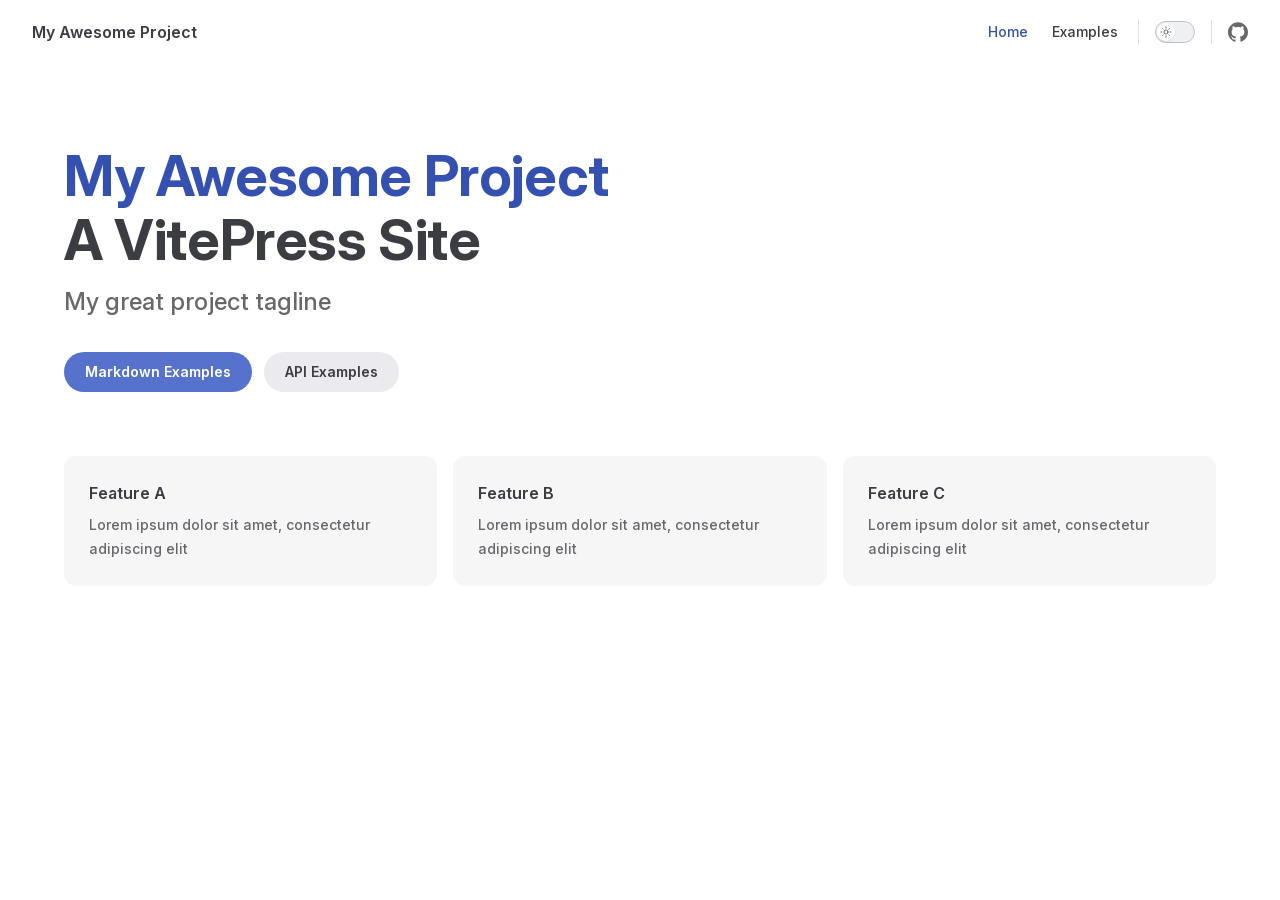
<file: blog/index.html>
<!DOCTYPE html>
<html lang="en-US" dir="ltr">
  <head>
    <meta charset="utf-8">
    <meta name="viewport" content="width=device-width,initial-scale=1">
    <title>My Awesome Project</title>
    <meta name="description" content="A VitePress Site">
    <meta name="generator" content="VitePress v2.0.0-alpha.12">
    <link rel="preload stylesheet" href="/blog/assets/style.iRUGjKcP.css" as="style">
    <link rel="preload stylesheet" href="/blog/vp-icons.css" as="style">
    
    <script type="module" src="/blog/assets/app.P71Xv-vy.js"></script>
    <link rel="preload" href="/blog/assets/inter-roman-latin.Di8DUHzh.woff2" as="font" type="font/woff2" crossorigin="">
    <link rel="modulepreload" href="/blog/assets/chunks/theme.CNo7vkOI.js">
    <link rel="modulepreload" href="/blog/assets/chunks/framework.hWURQKt-.js">
    <link rel="modulepreload" href="/blog/assets/index.md.DswQWyNX.lean.js">
    <script id="check-dark-mode">(()=>{const e=localStorage.getItem("vitepress-theme-appearance")||"auto",a=window.matchMedia("(prefers-color-scheme: dark)").matches;(!e||e==="auto"?a:e==="dark")&&document.documentElement.classList.add("dark")})();</script>
    <script id="check-mac-os">document.documentElement.classList.toggle("mac",/Mac|iPhone|iPod|iPad/i.test(navigator.platform));</script>
  </head>
  <body>
    <div id="app"><div class="Layout" data-v-1df9f90f><!--[--><!--]--><!--[--><span tabindex="-1" data-v-0b0ada53></span><a href="#VPContent" class="VPSkipLink visually-hidden" data-v-0b0ada53>Skip to content</a><!--]--><!----><header class="VPNav" data-v-1df9f90f data-v-9f75dce3><div class="VPNavBar" data-v-9f75dce3 data-v-2a96a3d0><div class="wrapper" data-v-2a96a3d0><div class="container" data-v-2a96a3d0><div class="title" data-v-2a96a3d0><div class="VPNavBarTitle" data-v-2a96a3d0 data-v-1e38c6bc><a class="title" href="/blog/" data-v-1e38c6bc><!--[--><!--]--><!----><span data-v-1e38c6bc>My Awesome Project</span><!--[--><!--]--></a></div></div><div class="content" data-v-2a96a3d0><div class="content-body" data-v-2a96a3d0><!--[--><!--]--><div class="VPNavBarSearch search" data-v-2a96a3d0><!----></div><nav aria-labelledby="main-nav-aria-label" class="VPNavBarMenu menu" data-v-2a96a3d0 data-v-39714824><span id="main-nav-aria-label" class="visually-hidden" data-v-39714824> Main Navigation </span><!--[--><!--[--><a class="VPLink link VPNavBarMenuLink active" href="/blog/" tabindex="0" data-v-39714824 data-v-e56f3d57><!--[--><span data-v-e56f3d57>Home</span><!--]--></a><!--]--><!--[--><a class="VPLink link VPNavBarMenuLink" href="/blog/markdown-examples.html" tabindex="0" data-v-39714824 data-v-e56f3d57><!--[--><span data-v-e56f3d57>Examples</span><!--]--></a><!--]--><!--]--></nav><!----><div class="VPNavBarAppearance appearance" data-v-2a96a3d0 data-v-6c893767><button class="VPSwitch VPSwitchAppearance" type="button" role="switch" title aria-checked="false" data-v-6c893767 data-v-5337faa4 data-v-1d5665e3><span class="check" data-v-1d5665e3><span class="icon" data-v-1d5665e3><!--[--><span class="vpi-sun sun" data-v-5337faa4></span><span class="vpi-moon moon" data-v-5337faa4></span><!--]--></span></span></button></div><div class="VPSocialLinks VPNavBarSocialLinks social-links" data-v-2a96a3d0 data-v-0394ad82 data-v-d07f11e6><!--[--><a class="VPSocialLink no-icon" href="https://github.com/vuejs/vitepress" aria-label="github" target="_blank" rel="me noopener" data-v-d07f11e6 data-v-591a6b30><span class="vpi-social-github"></span></a><!--]--></div><div class="VPFlyout VPNavBarExtra extra" data-v-2a96a3d0 data-v-bb2aa2f0 data-v-42cb505d><button type="button" class="button" aria-haspopup="true" aria-expanded="false" aria-label="extra navigation" data-v-42cb505d><span class="vpi-more-horizontal icon" data-v-42cb505d></span></button><div class="menu" data-v-42cb505d><div class="VPMenu" data-v-42cb505d data-v-25a6cce8><!----><!--[--><!--[--><!----><div class="group" data-v-bb2aa2f0><div class="item appearance" data-v-bb2aa2f0><p class="label" data-v-bb2aa2f0>Appearance</p><div class="appearance-action" data-v-bb2aa2f0><button class="VPSwitch VPSwitchAppearance" type="button" role="switch" title aria-checked="false" data-v-bb2aa2f0 data-v-5337faa4 data-v-1d5665e3><span class="check" data-v-1d5665e3><span class="icon" data-v-1d5665e3><!--[--><span class="vpi-sun sun" data-v-5337faa4></span><span class="vpi-moon moon" data-v-5337faa4></span><!--]--></span></span></button></div></div></div><div class="group" data-v-bb2aa2f0><div class="item social-links" data-v-bb2aa2f0><div class="VPSocialLinks social-links-list" data-v-bb2aa2f0 data-v-d07f11e6><!--[--><a class="VPSocialLink no-icon" href="https://github.com/vuejs/vitepress" aria-label="github" target="_blank" rel="me noopener" data-v-d07f11e6 data-v-591a6b30><span class="vpi-social-github"></span></a><!--]--></div></div></div><!--]--><!--]--></div></div></div><!--[--><!--]--><button type="button" class="VPNavBarHamburger hamburger" aria-label="mobile navigation" aria-expanded="false" aria-controls="VPNavScreen" data-v-2a96a3d0 data-v-e5dd9c1c><span class="container" data-v-e5dd9c1c><span class="top" data-v-e5dd9c1c></span><span class="middle" data-v-e5dd9c1c></span><span class="bottom" data-v-e5dd9c1c></span></span></button></div></div></div></div><div class="divider" data-v-2a96a3d0><div class="divider-line" data-v-2a96a3d0></div></div></div><!----></header><!----><!----><div class="VPContent is-home" id="VPContent" data-v-1df9f90f data-v-aff0b8d7><div class="VPHome" data-v-aff0b8d7 data-v-8b561e3d><!--[--><!--]--><div class="VPHero VPHomeHero" data-v-8b561e3d data-v-1e96e9e8><div class="container" data-v-1e96e9e8><div class="main" data-v-1e96e9e8><!--[--><!--]--><!--[--><h1 class="heading" data-v-1e96e9e8><span class="name clip" data-v-1e96e9e8>My Awesome Project</span><span class="text" data-v-1e96e9e8>A VitePress Site</span></h1><p class="tagline" data-v-1e96e9e8>My great project tagline</p><!--]--><!--[--><!--]--><div class="actions" data-v-1e96e9e8><!--[--><div class="action" data-v-1e96e9e8><a class="VPButton medium brand" href="/blog/markdown-examples.html" data-v-1e96e9e8 data-v-01bff58b><!--[-->Markdown Examples<!--]--></a></div><div class="action" data-v-1e96e9e8><a class="VPButton medium alt" href="/blog/api-examples.html" data-v-1e96e9e8 data-v-01bff58b><!--[-->API Examples<!--]--></a></div><!--]--></div><!--[--><!--]--></div><!----></div></div><!--[--><!--]--><!--[--><!--]--><div class="VPFeatures VPHomeFeatures" data-v-8b561e3d data-v-a6181336><div class="container" data-v-a6181336><div class="items" data-v-a6181336><!--[--><div class="grid-3 item" data-v-a6181336><div class="VPLink no-icon VPFeature" data-v-a6181336 data-v-5219619b><!--[--><article class="box" data-v-5219619b><!----><h2 class="title" data-v-5219619b>Feature A</h2><p class="details" data-v-5219619b>Lorem ipsum dolor sit amet, consectetur adipiscing elit</p><!----></article><!--]--></div></div><div class="grid-3 item" data-v-a6181336><div class="VPLink no-icon VPFeature" data-v-a6181336 data-v-5219619b><!--[--><article class="box" data-v-5219619b><!----><h2 class="title" data-v-5219619b>Feature B</h2><p class="details" data-v-5219619b>Lorem ipsum dolor sit amet, consectetur adipiscing elit</p><!----></article><!--]--></div></div><div class="grid-3 item" data-v-a6181336><div class="VPLink no-icon VPFeature" data-v-a6181336 data-v-5219619b><!--[--><article class="box" data-v-5219619b><!----><h2 class="title" data-v-5219619b>Feature C</h2><p class="details" data-v-5219619b>Lorem ipsum dolor sit amet, consectetur adipiscing elit</p><!----></article><!--]--></div></div><!--]--></div></div></div><!--[--><!--]--><div class="vp-doc container" style="" data-v-8b561e3d data-v-8e2d4988><!--[--><div style="position:relative;" data-v-8b561e3d><div></div></div><!--]--></div></div></div><!----><!--[--><!--]--></div></div>
    <script>window.__VP_HASH_MAP__=JSON.parse("{\"api-examples.md\":\"6Dr3hRwv\",\"index.md\":\"DswQWyNX\",\"markdown-examples.md\":\"v2YpItfO\"}");window.__VP_SITE_DATA__=JSON.parse("{\"lang\":\"en-US\",\"dir\":\"ltr\",\"title\":\"My Awesome Project\",\"description\":\"A VitePress Site\",\"base\":\"/blog/\",\"head\":[],\"router\":{\"prefetchLinks\":true},\"appearance\":true,\"themeConfig\":{\"nav\":[{\"text\":\"Home\",\"link\":\"/\"},{\"text\":\"Examples\",\"link\":\"/markdown-examples\"}],\"sidebar\":[{\"text\":\"Examples\",\"items\":[{\"text\":\"Markdown Examples\",\"link\":\"/markdown-examples\"},{\"text\":\"Runtime API Examples\",\"link\":\"/api-examples\"}]}],\"socialLinks\":[{\"icon\":\"github\",\"link\":\"https://github.com/vuejs/vitepress\"}]},\"locales\":{},\"scrollOffset\":134,\"cleanUrls\":false,\"additionalConfig\":{}}");</script>
    
  </body>
</html>
</file>
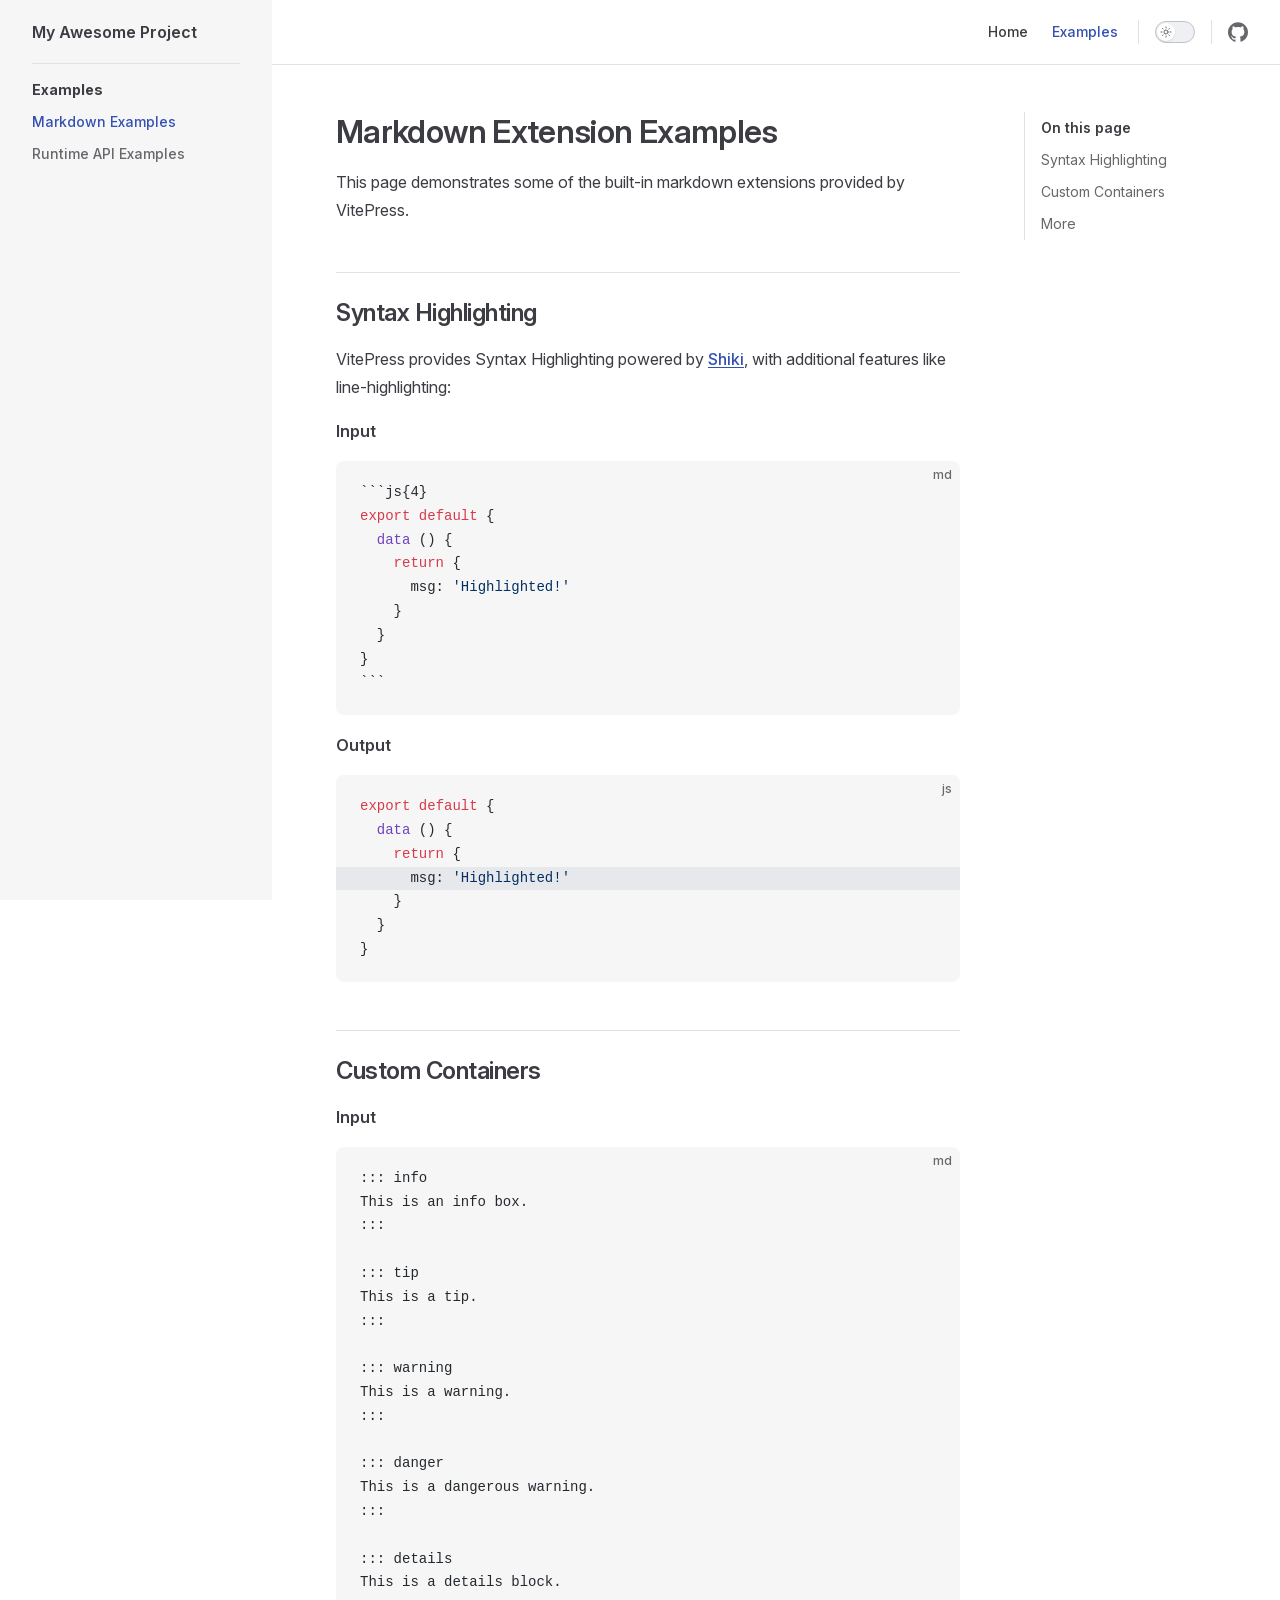
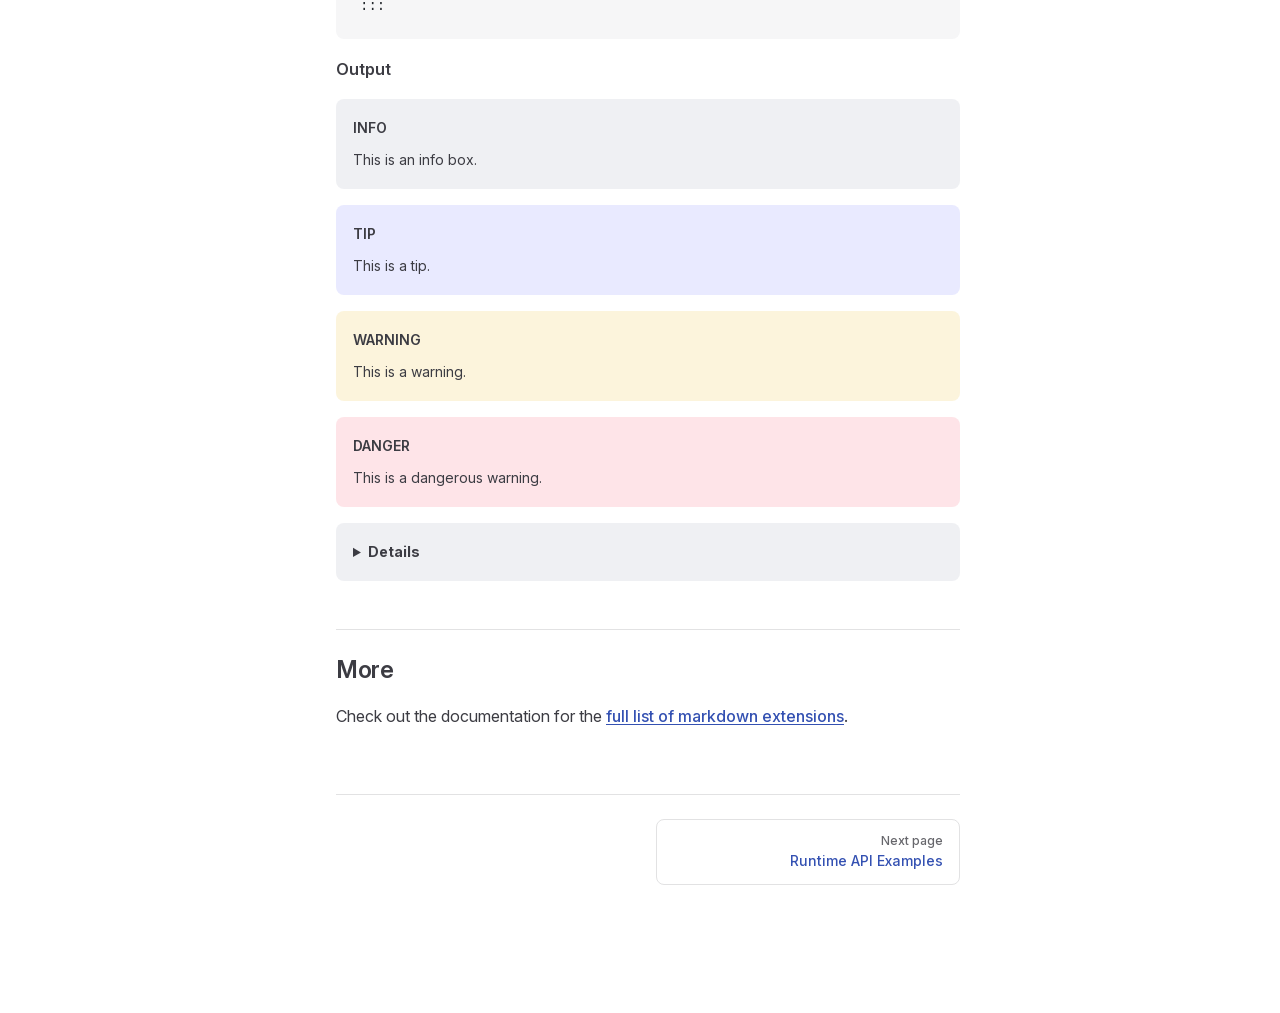
<file: blog/markdown-examples.html>
<!DOCTYPE html>
<html lang="en-US" dir="ltr">
  <head>
    <meta charset="utf-8">
    <meta name="viewport" content="width=device-width,initial-scale=1">
    <title>Markdown Extension Examples | My Awesome Project</title>
    <meta name="description" content="A VitePress Site">
    <meta name="generator" content="VitePress v2.0.0-alpha.12">
    <link rel="preload stylesheet" href="/blog/assets/style.iRUGjKcP.css" as="style">
    <link rel="preload stylesheet" href="/blog/vp-icons.css" as="style">
    
    <script type="module" src="/blog/assets/app.P71Xv-vy.js"></script>
    <link rel="preload" href="/blog/assets/inter-roman-latin.Di8DUHzh.woff2" as="font" type="font/woff2" crossorigin="">
    <link rel="modulepreload" href="/blog/assets/chunks/theme.CNo7vkOI.js">
    <link rel="modulepreload" href="/blog/assets/chunks/framework.hWURQKt-.js">
    <link rel="modulepreload" href="/blog/assets/markdown-examples.md.v2YpItfO.lean.js">
    <script id="check-dark-mode">(()=>{const e=localStorage.getItem("vitepress-theme-appearance")||"auto",a=window.matchMedia("(prefers-color-scheme: dark)").matches;(!e||e==="auto"?a:e==="dark")&&document.documentElement.classList.add("dark")})();</script>
    <script id="check-mac-os">document.documentElement.classList.toggle("mac",/Mac|iPhone|iPod|iPad/i.test(navigator.platform));</script>
  </head>
  <body>
    <div id="app"><div class="Layout" data-v-1df9f90f><!--[--><!--]--><!--[--><span tabindex="-1" data-v-0b0ada53></span><a href="#VPContent" class="VPSkipLink visually-hidden" data-v-0b0ada53>Skip to content</a><!--]--><!----><header class="VPNav" data-v-1df9f90f data-v-9f75dce3><div class="VPNavBar" data-v-9f75dce3 data-v-2a96a3d0><div class="wrapper" data-v-2a96a3d0><div class="container" data-v-2a96a3d0><div class="title" data-v-2a96a3d0><div class="VPNavBarTitle has-sidebar" data-v-2a96a3d0 data-v-1e38c6bc><a class="title" href="/blog/" data-v-1e38c6bc><!--[--><!--]--><!----><span data-v-1e38c6bc>My Awesome Project</span><!--[--><!--]--></a></div></div><div class="content" data-v-2a96a3d0><div class="content-body" data-v-2a96a3d0><!--[--><!--]--><div class="VPNavBarSearch search" data-v-2a96a3d0><!----></div><nav aria-labelledby="main-nav-aria-label" class="VPNavBarMenu menu" data-v-2a96a3d0 data-v-39714824><span id="main-nav-aria-label" class="visually-hidden" data-v-39714824> Main Navigation </span><!--[--><!--[--><a class="VPLink link VPNavBarMenuLink" href="/blog/" tabindex="0" data-v-39714824 data-v-e56f3d57><!--[--><span data-v-e56f3d57>Home</span><!--]--></a><!--]--><!--[--><a class="VPLink link VPNavBarMenuLink active" href="/blog/markdown-examples.html" tabindex="0" data-v-39714824 data-v-e56f3d57><!--[--><span data-v-e56f3d57>Examples</span><!--]--></a><!--]--><!--]--></nav><!----><div class="VPNavBarAppearance appearance" data-v-2a96a3d0 data-v-6c893767><button class="VPSwitch VPSwitchAppearance" type="button" role="switch" title aria-checked="false" data-v-6c893767 data-v-5337faa4 data-v-1d5665e3><span class="check" data-v-1d5665e3><span class="icon" data-v-1d5665e3><!--[--><span class="vpi-sun sun" data-v-5337faa4></span><span class="vpi-moon moon" data-v-5337faa4></span><!--]--></span></span></button></div><div class="VPSocialLinks VPNavBarSocialLinks social-links" data-v-2a96a3d0 data-v-0394ad82 data-v-d07f11e6><!--[--><a class="VPSocialLink no-icon" href="https://github.com/vuejs/vitepress" aria-label="github" target="_blank" rel="me noopener" data-v-d07f11e6 data-v-591a6b30><span class="vpi-social-github"></span></a><!--]--></div><div class="VPFlyout VPNavBarExtra extra" data-v-2a96a3d0 data-v-bb2aa2f0 data-v-42cb505d><button type="button" class="button" aria-haspopup="true" aria-expanded="false" aria-label="extra navigation" data-v-42cb505d><span class="vpi-more-horizontal icon" data-v-42cb505d></span></button><div class="menu" data-v-42cb505d><div class="VPMenu" data-v-42cb505d data-v-25a6cce8><!----><!--[--><!--[--><!----><div class="group" data-v-bb2aa2f0><div class="item appearance" data-v-bb2aa2f0><p class="label" data-v-bb2aa2f0>Appearance</p><div class="appearance-action" data-v-bb2aa2f0><button class="VPSwitch VPSwitchAppearance" type="button" role="switch" title aria-checked="false" data-v-bb2aa2f0 data-v-5337faa4 data-v-1d5665e3><span class="check" data-v-1d5665e3><span class="icon" data-v-1d5665e3><!--[--><span class="vpi-sun sun" data-v-5337faa4></span><span class="vpi-moon moon" data-v-5337faa4></span><!--]--></span></span></button></div></div></div><div class="group" data-v-bb2aa2f0><div class="item social-links" data-v-bb2aa2f0><div class="VPSocialLinks social-links-list" data-v-bb2aa2f0 data-v-d07f11e6><!--[--><a class="VPSocialLink no-icon" href="https://github.com/vuejs/vitepress" aria-label="github" target="_blank" rel="me noopener" data-v-d07f11e6 data-v-591a6b30><span class="vpi-social-github"></span></a><!--]--></div></div></div><!--]--><!--]--></div></div></div><!--[--><!--]--><button type="button" class="VPNavBarHamburger hamburger" aria-label="mobile navigation" aria-expanded="false" aria-controls="VPNavScreen" data-v-2a96a3d0 data-v-e5dd9c1c><span class="container" data-v-e5dd9c1c><span class="top" data-v-e5dd9c1c></span><span class="middle" data-v-e5dd9c1c></span><span class="bottom" data-v-e5dd9c1c></span></span></button></div></div></div></div><div class="divider" data-v-2a96a3d0><div class="divider-line" data-v-2a96a3d0></div></div></div><!----></header><div class="VPLocalNav has-sidebar empty" data-v-1df9f90f data-v-8acdfeb5><div class="container" data-v-8acdfeb5><button class="menu" aria-expanded="false" aria-controls="VPSidebarNav" data-v-8acdfeb5><span class="vpi-align-left menu-icon" data-v-8acdfeb5></span><span class="menu-text" data-v-8acdfeb5>Menu</span></button><div class="VPLocalNavOutlineDropdown" style="--vp-vh:0px;" data-v-8acdfeb5 data-v-0bf0e06f><button data-v-0bf0e06f>Return to top</button><!----></div></div></div><aside class="VPSidebar" data-v-1df9f90f data-v-e7c6e512><div class="curtain" data-v-e7c6e512></div><nav class="nav" id="VPSidebarNav" aria-labelledby="sidebar-aria-label" tabindex="-1" data-v-e7c6e512><span class="visually-hidden" id="sidebar-aria-label" data-v-e7c6e512> Sidebar Navigation </span><!--[--><!--]--><!--[--><div class="no-transition group" data-v-8d50c081><section class="VPSidebarItem level-0 has-active" data-v-8d50c081 data-v-d81de50c><div class="item" role="button" tabindex="0" data-v-d81de50c><div class="indicator" data-v-d81de50c></div><h2 class="text" data-v-d81de50c>Examples</h2><!----></div><div class="items" data-v-d81de50c><!--[--><div class="VPSidebarItem level-1 is-link" data-v-d81de50c data-v-d81de50c><div class="item" data-v-d81de50c><div class="indicator" data-v-d81de50c></div><a class="VPLink link link" href="/blog/markdown-examples.html" data-v-d81de50c><!--[--><p class="text" data-v-d81de50c>Markdown Examples</p><!--]--></a><!----></div><!----></div><div class="VPSidebarItem level-1 is-link" data-v-d81de50c data-v-d81de50c><div class="item" data-v-d81de50c><div class="indicator" data-v-d81de50c></div><a class="VPLink link link" href="/blog/api-examples.html" data-v-d81de50c><!--[--><p class="text" data-v-d81de50c>Runtime API Examples</p><!--]--></a><!----></div><!----></div><!--]--></div></section></div><!--]--><!--[--><!--]--></nav></aside><div class="VPContent has-sidebar" id="VPContent" data-v-1df9f90f data-v-aff0b8d7><div class="VPDoc has-sidebar has-aside" data-v-aff0b8d7 data-v-7011f0d8><!--[--><!--]--><div class="container" data-v-7011f0d8><div class="aside" data-v-7011f0d8><div class="aside-curtain" data-v-7011f0d8></div><div class="aside-container" data-v-7011f0d8><div class="aside-content" data-v-7011f0d8><div class="VPDocAside" data-v-7011f0d8 data-v-3f215769><!--[--><!--]--><!--[--><!--]--><nav aria-labelledby="doc-outline-aria-label" class="VPDocAsideOutline" data-v-3f215769 data-v-60d5052e><div class="content" data-v-60d5052e><div class="outline-marker" data-v-60d5052e></div><div aria-level="2" class="outline-title" id="doc-outline-aria-label" role="heading" data-v-60d5052e>On this page</div><ul class="VPDocOutlineItem root" data-v-60d5052e data-v-2d0bdf9b><!--[--><!--]--></ul></div></nav><!--[--><!--]--><div class="spacer" data-v-3f215769></div><!--[--><!--]--><!----><!--[--><!--]--><!--[--><!--]--></div></div></div></div><div class="content" data-v-7011f0d8><div class="content-container" data-v-7011f0d8><!--[--><!--]--><main class="main" data-v-7011f0d8><div style="position:relative;" class="vp-doc _blog_markdown-examples" data-v-7011f0d8><div><h1 id="markdown-extension-examples" tabindex="-1">Markdown Extension Examples <a class="header-anchor" href="#markdown-extension-examples" aria-label="Permalink to “Markdown Extension Examples”">​</a></h1><p>This page demonstrates some of the built-in markdown extensions provided by VitePress.</p><h2 id="syntax-highlighting" tabindex="-1">Syntax Highlighting <a class="header-anchor" href="#syntax-highlighting" aria-label="Permalink to “Syntax Highlighting”">​</a></h2><p>VitePress provides Syntax Highlighting powered by <a href="https://github.com/shikijs/shiki" target="_blank" rel="noreferrer">Shiki</a>, with additional features like line-highlighting:</p><p><strong>Input</strong></p><div class="language-md"><button title="Copy Code" class="copy"></button><span class="lang">md</span><pre class="shiki shiki-themes github-light github-dark" style="--shiki-light:#24292e;--shiki-dark:#e1e4e8;--shiki-light-bg:#fff;--shiki-dark-bg:#24292e;" tabindex="0" dir="ltr"><code><span class="line"><span style="--shiki-light:#24292E;--shiki-dark:#E1E4E8;">```js{4}</span></span>
<span class="line"><span style="--shiki-light:#D73A49;--shiki-dark:#F97583;">export</span><span style="--shiki-light:#D73A49;--shiki-dark:#F97583;"> default</span><span style="--shiki-light:#24292E;--shiki-dark:#E1E4E8;"> {</span></span>
<span class="line"><span style="--shiki-light:#6F42C1;--shiki-dark:#B392F0;">  data</span><span style="--shiki-light:#24292E;--shiki-dark:#E1E4E8;"> () {</span></span>
<span class="line"><span style="--shiki-light:#D73A49;--shiki-dark:#F97583;">    return</span><span style="--shiki-light:#24292E;--shiki-dark:#E1E4E8;"> {</span></span>
<span class="line"><span style="--shiki-light:#24292E;--shiki-dark:#E1E4E8;">      msg: </span><span style="--shiki-light:#032F62;--shiki-dark:#9ECBFF;">&#39;Highlighted!&#39;</span></span>
<span class="line"><span style="--shiki-light:#24292E;--shiki-dark:#E1E4E8;">    }</span></span>
<span class="line"><span style="--shiki-light:#24292E;--shiki-dark:#E1E4E8;">  }</span></span>
<span class="line"><span style="--shiki-light:#24292E;--shiki-dark:#E1E4E8;">}</span></span>
<span class="line"><span style="--shiki-light:#24292E;--shiki-dark:#E1E4E8;">```</span></span></code></pre></div><p><strong>Output</strong></p><div class="language-js"><button title="Copy Code" class="copy"></button><span class="lang">js</span><pre class="shiki shiki-themes github-light github-dark" style="--shiki-light:#24292e;--shiki-dark:#e1e4e8;--shiki-light-bg:#fff;--shiki-dark-bg:#24292e;" tabindex="0" dir="ltr"><code><span class="line"><span style="--shiki-light:#D73A49;--shiki-dark:#F97583;">export</span><span style="--shiki-light:#D73A49;--shiki-dark:#F97583;"> default</span><span style="--shiki-light:#24292E;--shiki-dark:#E1E4E8;"> {</span></span>
<span class="line"><span style="--shiki-light:#6F42C1;--shiki-dark:#B392F0;">  data</span><span style="--shiki-light:#24292E;--shiki-dark:#E1E4E8;"> () {</span></span>
<span class="line"><span style="--shiki-light:#D73A49;--shiki-dark:#F97583;">    return</span><span style="--shiki-light:#24292E;--shiki-dark:#E1E4E8;"> {</span></span>
<span class="line highlighted"><span style="--shiki-light:#24292E;--shiki-dark:#E1E4E8;">      msg: </span><span style="--shiki-light:#032F62;--shiki-dark:#9ECBFF;">&#39;Highlighted!&#39;</span></span>
<span class="line"><span style="--shiki-light:#24292E;--shiki-dark:#E1E4E8;">    }</span></span>
<span class="line"><span style="--shiki-light:#24292E;--shiki-dark:#E1E4E8;">  }</span></span>
<span class="line"><span style="--shiki-light:#24292E;--shiki-dark:#E1E4E8;">}</span></span></code></pre></div><h2 id="custom-containers" tabindex="-1">Custom Containers <a class="header-anchor" href="#custom-containers" aria-label="Permalink to “Custom Containers”">​</a></h2><p><strong>Input</strong></p><div class="language-md"><button title="Copy Code" class="copy"></button><span class="lang">md</span><pre class="shiki shiki-themes github-light github-dark" style="--shiki-light:#24292e;--shiki-dark:#e1e4e8;--shiki-light-bg:#fff;--shiki-dark-bg:#24292e;" tabindex="0" dir="ltr"><code><span class="line"><span style="--shiki-light:#24292E;--shiki-dark:#E1E4E8;">::: info</span></span>
<span class="line"><span style="--shiki-light:#24292E;--shiki-dark:#E1E4E8;">This is an info box.</span></span>
<span class="line"><span style="--shiki-light:#24292E;--shiki-dark:#E1E4E8;">:::</span></span>
<span class="line"></span>
<span class="line"><span style="--shiki-light:#24292E;--shiki-dark:#E1E4E8;">::: tip</span></span>
<span class="line"><span style="--shiki-light:#24292E;--shiki-dark:#E1E4E8;">This is a tip.</span></span>
<span class="line"><span style="--shiki-light:#24292E;--shiki-dark:#E1E4E8;">:::</span></span>
<span class="line"></span>
<span class="line"><span style="--shiki-light:#24292E;--shiki-dark:#E1E4E8;">::: warning</span></span>
<span class="line"><span style="--shiki-light:#24292E;--shiki-dark:#E1E4E8;">This is a warning.</span></span>
<span class="line"><span style="--shiki-light:#24292E;--shiki-dark:#E1E4E8;">:::</span></span>
<span class="line"></span>
<span class="line"><span style="--shiki-light:#24292E;--shiki-dark:#E1E4E8;">::: danger</span></span>
<span class="line"><span style="--shiki-light:#24292E;--shiki-dark:#E1E4E8;">This is a dangerous warning.</span></span>
<span class="line"><span style="--shiki-light:#24292E;--shiki-dark:#E1E4E8;">:::</span></span>
<span class="line"></span>
<span class="line"><span style="--shiki-light:#24292E;--shiki-dark:#E1E4E8;">::: details</span></span>
<span class="line"><span style="--shiki-light:#24292E;--shiki-dark:#E1E4E8;">This is a details block.</span></span>
<span class="line"><span style="--shiki-light:#24292E;--shiki-dark:#E1E4E8;">:::</span></span></code></pre></div><p><strong>Output</strong></p><div class="info custom-block"><p class="custom-block-title custom-block-title-default">INFO</p><p>This is an info box.</p></div><div class="tip custom-block"><p class="custom-block-title custom-block-title-default">TIP</p><p>This is a tip.</p></div><div class="warning custom-block"><p class="custom-block-title custom-block-title-default">WARNING</p><p>This is a warning.</p></div><div class="danger custom-block"><p class="custom-block-title custom-block-title-default">DANGER</p><p>This is a dangerous warning.</p></div><details class="details custom-block"><summary>Details</summary><p>This is a details block.</p></details><h2 id="more" tabindex="-1">More <a class="header-anchor" href="#more" aria-label="Permalink to “More”">​</a></h2><p>Check out the documentation for the <a href="https://vitepress.dev/guide/markdown" target="_blank" rel="noreferrer">full list of markdown extensions</a>.</p></div></div></main><footer class="VPDocFooter" data-v-7011f0d8 data-v-e257564d><!--[--><!--]--><!----><nav class="prev-next" aria-labelledby="doc-footer-aria-label" data-v-e257564d><span class="visually-hidden" id="doc-footer-aria-label" data-v-e257564d>Pager</span><div class="pager" data-v-e257564d><!----></div><div class="pager" data-v-e257564d><a class="VPLink link pager-link next" href="/blog/api-examples.html" data-v-e257564d><!--[--><span class="desc" data-v-e257564d>Next page</span><span class="title" data-v-e257564d>Runtime API Examples</span><!--]--></a></div></nav></footer><!--[--><!--]--></div></div></div><!--[--><!--]--></div></div><!----><!--[--><!--]--></div></div>
    <script>window.__VP_HASH_MAP__=JSON.parse("{\"api-examples.md\":\"6Dr3hRwv\",\"index.md\":\"DswQWyNX\",\"markdown-examples.md\":\"v2YpItfO\"}");window.__VP_SITE_DATA__=JSON.parse("{\"lang\":\"en-US\",\"dir\":\"ltr\",\"title\":\"My Awesome Project\",\"description\":\"A VitePress Site\",\"base\":\"/blog/\",\"head\":[],\"router\":{\"prefetchLinks\":true},\"appearance\":true,\"themeConfig\":{\"nav\":[{\"text\":\"Home\",\"link\":\"/\"},{\"text\":\"Examples\",\"link\":\"/markdown-examples\"}],\"sidebar\":[{\"text\":\"Examples\",\"items\":[{\"text\":\"Markdown Examples\",\"link\":\"/markdown-examples\"},{\"text\":\"Runtime API Examples\",\"link\":\"/api-examples\"}]}],\"socialLinks\":[{\"icon\":\"github\",\"link\":\"https://github.com/vuejs/vitepress\"}]},\"locales\":{},\"scrollOffset\":134,\"cleanUrls\":false,\"additionalConfig\":{}}");</script>
    
  </body>
</html>
</file>
<file: blog/assets/style.iRUGjKcP.css>
@font-face{font-family:Inter;font-style:normal;font-weight:100 900;font-display:swap;src:url(/blog/assets/inter-roman-cyrillic-ext.BBPuwvHQ.woff2) format("woff2");unicode-range:U+0460-052F,U+1C80-1C88,U+20B4,U+2DE0-2DFF,U+A640-A69F,U+FE2E-FE2F}@font-face{font-family:Inter;font-style:normal;font-weight:100 900;font-display:swap;src:url(/blog/assets/inter-roman-cyrillic.C5lxZ8CY.woff2) format("woff2");unicode-range:U+0301,U+0400-045F,U+0490-0491,U+04B0-04B1,U+2116}@font-face{font-family:Inter;font-style:normal;font-weight:100 900;font-display:swap;src:url(/blog/assets/inter-roman-greek-ext.CqjqNYQ-.woff2) format("woff2");unicode-range:U+1F00-1FFF}@font-face{font-family:Inter;font-style:normal;font-weight:100 900;font-display:swap;src:url(/blog/assets/inter-roman-greek.BBVDIX6e.woff2) format("woff2");unicode-range:U+0370-0377,U+037A-037F,U+0384-038A,U+038C,U+038E-03A1,U+03A3-03FF}@font-face{font-family:Inter;font-style:normal;font-weight:100 900;font-display:swap;src:url(/blog/assets/inter-roman-vietnamese.BjW4sHH5.woff2) format("woff2");unicode-range:U+0102-0103,U+0110-0111,U+0128-0129,U+0168-0169,U+01A0-01A1,U+01AF-01B0,U+0300-0301,U+0303-0304,U+0308-0309,U+0323,U+0329,U+1EA0-1EF9,U+20AB}@font-face{font-family:Inter;font-style:normal;font-weight:100 900;font-display:swap;src:url(/blog/assets/inter-roman-latin-ext.4ZJIpNVo.woff2) format("woff2");unicode-range:U+0100-02AF,U+0304,U+0308,U+0329,U+1E00-1E9F,U+1EF2-1EFF,U+2020,U+20A0-20AB,U+20AD-20C0,U+2113,U+2C60-2C7F,U+A720-A7FF}@font-face{font-family:Inter;font-style:normal;font-weight:100 900;font-display:swap;src:url(/blog/assets/inter-roman-latin.Di8DUHzh.woff2) format("woff2");unicode-range:U+0000-00FF,U+0131,U+0152-0153,U+02BB-02BC,U+02C6,U+02DA,U+02DC,U+0304,U+0308,U+0329,U+2000-206F,U+2074,U+20AC,U+2122,U+2191,U+2193,U+2212,U+2215,U+FEFF,U+FFFD}@font-face{font-family:Inter;font-style:italic;font-weight:100 900;font-display:swap;src:url(/blog/assets/inter-italic-cyrillic-ext.r48I6akx.woff2) format("woff2");unicode-range:U+0460-052F,U+1C80-1C88,U+20B4,U+2DE0-2DFF,U+A640-A69F,U+FE2E-FE2F}@font-face{font-family:Inter;font-style:italic;font-weight:100 900;font-display:swap;src:url(/blog/assets/inter-italic-cyrillic.By2_1cv3.woff2) format("woff2");unicode-range:U+0301,U+0400-045F,U+0490-0491,U+04B0-04B1,U+2116}@font-face{font-family:Inter;font-style:italic;font-weight:100 900;font-display:swap;src:url(/blog/assets/inter-italic-greek-ext.1u6EdAuj.woff2) format("woff2");unicode-range:U+1F00-1FFF}@font-face{font-family:Inter;font-style:italic;font-weight:100 900;font-display:swap;src:url(/blog/assets/inter-italic-greek.DJ8dCoTZ.woff2) format("woff2");unicode-range:U+0370-0377,U+037A-037F,U+0384-038A,U+038C,U+038E-03A1,U+03A3-03FF}@font-face{font-family:Inter;font-style:italic;font-weight:100 900;font-display:swap;src:url(/blog/assets/inter-italic-vietnamese.BSbpV94h.woff2) format("woff2");unicode-range:U+0102-0103,U+0110-0111,U+0128-0129,U+0168-0169,U+01A0-01A1,U+01AF-01B0,U+0300-0301,U+0303-0304,U+0308-0309,U+0323,U+0329,U+1EA0-1EF9,U+20AB}@font-face{font-family:Inter;font-style:italic;font-weight:100 900;font-display:swap;src:url(/blog/assets/inter-italic-latin-ext.CN1xVJS-.woff2) format("woff2");unicode-range:U+0100-02AF,U+0304,U+0308,U+0329,U+1E00-1E9F,U+1EF2-1EFF,U+2020,U+20A0-20AB,U+20AD-20C0,U+2113,U+2C60-2C7F,U+A720-A7FF}@font-face{font-family:Inter;font-style:italic;font-weight:100 900;font-display:swap;src:url(/blog/assets/inter-italic-latin.C2AdPX0b.woff2) format("woff2");unicode-range:U+0000-00FF,U+0131,U+0152-0153,U+02BB-02BC,U+02C6,U+02DA,U+02DC,U+0304,U+0308,U+0329,U+2000-206F,U+2074,U+20AC,U+2122,U+2191,U+2193,U+2212,U+2215,U+FEFF,U+FFFD}@font-face{font-family:Punctuation SC;font-weight:400;src:local("PingFang SC Regular"),local("Noto Sans CJK SC"),local("Microsoft YaHei");unicode-range:U+201C,U+201D,U+2018,U+2019,U+2E3A,U+2014,U+2013,U+2026,U+00B7,U+007E,U+002F}@font-face{font-family:Punctuation SC;font-weight:500;src:local("PingFang SC Medium"),local("Noto Sans CJK SC"),local("Microsoft YaHei");unicode-range:U+201C,U+201D,U+2018,U+2019,U+2E3A,U+2014,U+2013,U+2026,U+00B7,U+007E,U+002F}@font-face{font-family:Punctuation SC;font-weight:600;src:local("PingFang SC Semibold"),local("Noto Sans CJK SC Bold"),local("Microsoft YaHei Bold");unicode-range:U+201C,U+201D,U+2018,U+2019,U+2E3A,U+2014,U+2013,U+2026,U+00B7,U+007E,U+002F}@font-face{font-family:Punctuation SC;font-weight:700;src:local("PingFang SC Semibold"),local("Noto Sans CJK SC Bold"),local("Microsoft YaHei Bold");unicode-range:U+201C,U+201D,U+2018,U+2019,U+2E3A,U+2014,U+2013,U+2026,U+00B7,U+007E,U+002F}:root{--vp-c-white: #ffffff;--vp-c-black: #000000;--vp-c-neutral: var(--vp-c-black);--vp-c-neutral-inverse: var(--vp-c-white)}.dark{--vp-c-neutral: var(--vp-c-white);--vp-c-neutral-inverse: var(--vp-c-black)}:root{--vp-c-gray-1: #dddde3;--vp-c-gray-2: #e4e4e9;--vp-c-gray-3: #ebebef;--vp-c-gray-soft: rgba(142, 150, 170, .14);--vp-c-indigo-1: #3451b2;--vp-c-indigo-2: #3a5ccc;--vp-c-indigo-3: #5672cd;--vp-c-indigo-soft: rgba(100, 108, 255, .14);--vp-c-purple-1: #6f42c1;--vp-c-purple-2: #7e4cc9;--vp-c-purple-3: #8e5cd9;--vp-c-purple-soft: rgba(159, 122, 234, .14);--vp-c-green-1: #18794e;--vp-c-green-2: #299764;--vp-c-green-3: #30a46c;--vp-c-green-soft: rgba(16, 185, 129, .14);--vp-c-yellow-1: #915930;--vp-c-yellow-2: #946300;--vp-c-yellow-3: #9f6a00;--vp-c-yellow-soft: rgba(234, 179, 8, .14);--vp-c-red-1: #b8272c;--vp-c-red-2: #d5393e;--vp-c-red-3: #e0575b;--vp-c-red-soft: rgba(244, 63, 94, .14);--vp-c-sponsor: #db2777}.dark{--vp-c-gray-1: #515c67;--vp-c-gray-2: #414853;--vp-c-gray-3: #32363f;--vp-c-gray-soft: rgba(101, 117, 133, .16);--vp-c-indigo-1: #a8b1ff;--vp-c-indigo-2: #5c73e7;--vp-c-indigo-3: #3e63dd;--vp-c-indigo-soft: rgba(100, 108, 255, .16);--vp-c-purple-1: #c8abfa;--vp-c-purple-2: #a879e6;--vp-c-purple-3: #8e5cd9;--vp-c-purple-soft: rgba(159, 122, 234, .16);--vp-c-green-1: #3dd68c;--vp-c-green-2: #30a46c;--vp-c-green-3: #298459;--vp-c-green-soft: rgba(16, 185, 129, .16);--vp-c-yellow-1: #f9b44e;--vp-c-yellow-2: #da8b17;--vp-c-yellow-3: #a46a0a;--vp-c-yellow-soft: rgba(234, 179, 8, .16);--vp-c-red-1: #f66f81;--vp-c-red-2: #f14158;--vp-c-red-3: #b62a3c;--vp-c-red-soft: rgba(244, 63, 94, .16)}:root{--vp-c-bg: #ffffff;--vp-c-bg-alt: #f6f6f7;--vp-c-bg-elv: #ffffff;--vp-c-bg-soft: #f6f6f7}.dark{--vp-c-bg: #1b1b1f;--vp-c-bg-alt: #161618;--vp-c-bg-elv: #202127;--vp-c-bg-soft: #202127}:root{--vp-c-border: #c2c2c4;--vp-c-divider: #e2e2e3;--vp-c-gutter: #e2e2e3}.dark{--vp-c-border: #3c3f44;--vp-c-divider: #2e2e32;--vp-c-gutter: #000000}:root{--vp-c-text-1: #3c3c43;--vp-c-text-2: #67676c;--vp-c-text-3: #929295}.dark{--vp-c-text-1: #dfdfd6;--vp-c-text-2: #98989f;--vp-c-text-3: #6a6a71}:root{--vp-c-default-1: var(--vp-c-gray-1);--vp-c-default-2: var(--vp-c-gray-2);--vp-c-default-3: var(--vp-c-gray-3);--vp-c-default-soft: var(--vp-c-gray-soft);--vp-c-brand-1: var(--vp-c-indigo-1);--vp-c-brand-2: var(--vp-c-indigo-2);--vp-c-brand-3: var(--vp-c-indigo-3);--vp-c-brand-soft: var(--vp-c-indigo-soft);--vp-c-brand: var(--vp-c-brand-1);--vp-c-tip-1: var(--vp-c-brand-1);--vp-c-tip-2: var(--vp-c-brand-2);--vp-c-tip-3: var(--vp-c-brand-3);--vp-c-tip-soft: var(--vp-c-brand-soft);--vp-c-note-1: var(--vp-c-brand-1);--vp-c-note-2: var(--vp-c-brand-2);--vp-c-note-3: var(--vp-c-brand-3);--vp-c-note-soft: var(--vp-c-brand-soft);--vp-c-success-1: var(--vp-c-green-1);--vp-c-success-2: var(--vp-c-green-2);--vp-c-success-3: var(--vp-c-green-3);--vp-c-success-soft: var(--vp-c-green-soft);--vp-c-important-1: var(--vp-c-purple-1);--vp-c-important-2: var(--vp-c-purple-2);--vp-c-important-3: var(--vp-c-purple-3);--vp-c-important-soft: var(--vp-c-purple-soft);--vp-c-warning-1: var(--vp-c-yellow-1);--vp-c-warning-2: var(--vp-c-yellow-2);--vp-c-warning-3: var(--vp-c-yellow-3);--vp-c-warning-soft: var(--vp-c-yellow-soft);--vp-c-danger-1: var(--vp-c-red-1);--vp-c-danger-2: var(--vp-c-red-2);--vp-c-danger-3: var(--vp-c-red-3);--vp-c-danger-soft: var(--vp-c-red-soft);--vp-c-caution-1: var(--vp-c-red-1);--vp-c-caution-2: var(--vp-c-red-2);--vp-c-caution-3: var(--vp-c-red-3);--vp-c-caution-soft: var(--vp-c-red-soft)}:root{--vp-font-family-base: "Inter", ui-sans-serif, system-ui, sans-serif, "Apple Color Emoji", "Segoe UI Emoji", "Segoe UI Symbol", "Noto Color Emoji";--vp-font-family-mono: ui-monospace, "Menlo", "Monaco", "Consolas", "Liberation Mono", "Courier New", monospace;font-optical-sizing:auto}:root:where(:lang(zh)){--vp-font-family-base: "Punctuation SC", "Inter", ui-sans-serif, system-ui, sans-serif, "Apple Color Emoji", "Segoe UI Emoji", "Segoe UI Symbol", "Noto Color Emoji"}:root{--vp-shadow-1: 0 1px 2px rgba(0, 0, 0, .04), 0 1px 2px rgba(0, 0, 0, .06);--vp-shadow-2: 0 3px 12px rgba(0, 0, 0, .07), 0 1px 4px rgba(0, 0, 0, .07);--vp-shadow-3: 0 12px 32px rgba(0, 0, 0, .1), 0 2px 6px rgba(0, 0, 0, .08);--vp-shadow-4: 0 14px 44px rgba(0, 0, 0, .12), 0 3px 9px rgba(0, 0, 0, .12);--vp-shadow-5: 0 18px 56px rgba(0, 0, 0, .16), 0 4px 12px rgba(0, 0, 0, .16)}:root{--vp-z-index-footer: 10;--vp-z-index-local-nav: 20;--vp-z-index-nav: 30;--vp-z-index-layout-top: 40;--vp-z-index-backdrop: 50;--vp-z-index-sidebar: 60}@media(min-width:960px){:root{--vp-z-index-sidebar: 25}}:root{--vp-layout-max-width: 1440px}:root{--vp-header-anchor-symbol: "#"}:root{--vp-code-line-height: 1.7;--vp-code-font-size: .875em;--vp-code-color: var(--vp-c-brand-1);--vp-code-link-color: var(--vp-c-brand-1);--vp-code-link-hover-color: var(--vp-c-brand-2);--vp-code-bg: var(--vp-c-default-soft);--vp-code-block-color: var(--vp-c-text-2);--vp-code-block-bg: var(--vp-c-bg-alt);--vp-code-block-divider-color: var(--vp-c-gutter);--vp-code-lang-color: var(--vp-c-text-2);--vp-code-line-highlight-color: var(--vp-c-default-soft);--vp-code-line-number-color: var(--vp-c-text-2);--vp-code-line-diff-add-color: var(--vp-c-success-soft);--vp-code-line-diff-add-symbol-color: var(--vp-c-success-1);--vp-code-line-diff-remove-color: var(--vp-c-danger-soft);--vp-code-line-diff-remove-symbol-color: var(--vp-c-danger-1);--vp-code-line-warning-color: var(--vp-c-warning-soft);--vp-code-line-error-color: var(--vp-c-danger-soft);--vp-code-copy-code-border-color: var(--vp-c-divider);--vp-code-copy-code-bg: var(--vp-c-bg-soft);--vp-code-copy-code-hover-border-color: var(--vp-c-divider);--vp-code-copy-code-hover-bg: var(--vp-c-bg);--vp-code-copy-code-active-text: var(--vp-c-text-2);--vp-code-copy-copied-text-content: "Copied";--vp-code-tab-divider: var(--vp-code-block-divider-color);--vp-code-tab-text-color: var(--vp-c-text-2);--vp-code-tab-bg: var(--vp-code-block-bg);--vp-code-tab-hover-text-color: var(--vp-c-text-1);--vp-code-tab-active-text-color: var(--vp-c-text-1);--vp-code-tab-active-bar-color: var(--vp-c-brand-1)}:lang(es),:lang(pt){--vp-code-copy-copied-text-content: "Copiado"}:lang(fa){--vp-code-copy-copied-text-content: "کپی شد"}:lang(ko){--vp-code-copy-copied-text-content: "복사됨"}:lang(ru){--vp-code-copy-copied-text-content: "Скопировано"}:lang(zh){--vp-code-copy-copied-text-content: "已复制"}:root{--vp-button-brand-border: transparent;--vp-button-brand-text: var(--vp-c-white);--vp-button-brand-bg: var(--vp-c-brand-3);--vp-button-brand-hover-border: transparent;--vp-button-brand-hover-text: var(--vp-c-white);--vp-button-brand-hover-bg: var(--vp-c-brand-2);--vp-button-brand-active-border: transparent;--vp-button-brand-active-text: var(--vp-c-white);--vp-button-brand-active-bg: var(--vp-c-brand-1);--vp-button-alt-border: transparent;--vp-button-alt-text: var(--vp-c-text-1);--vp-button-alt-bg: var(--vp-c-default-3);--vp-button-alt-hover-border: transparent;--vp-button-alt-hover-text: var(--vp-c-text-1);--vp-button-alt-hover-bg: var(--vp-c-default-2);--vp-button-alt-active-border: transparent;--vp-button-alt-active-text: var(--vp-c-text-1);--vp-button-alt-active-bg: var(--vp-c-default-1);--vp-button-sponsor-border: var(--vp-c-text-2);--vp-button-sponsor-text: var(--vp-c-text-2);--vp-button-sponsor-bg: transparent;--vp-button-sponsor-hover-border: var(--vp-c-sponsor);--vp-button-sponsor-hover-text: var(--vp-c-sponsor);--vp-button-sponsor-hover-bg: transparent;--vp-button-sponsor-active-border: var(--vp-c-sponsor);--vp-button-sponsor-active-text: var(--vp-c-sponsor);--vp-button-sponsor-active-bg: transparent}:root{--vp-custom-block-font-size: 14px;--vp-custom-block-code-font-size: 13px;--vp-custom-block-info-border: transparent;--vp-custom-block-info-text: var(--vp-c-text-1);--vp-custom-block-info-bg: var(--vp-c-default-soft);--vp-custom-block-info-code-bg: var(--vp-c-default-soft);--vp-custom-block-note-border: transparent;--vp-custom-block-note-text: var(--vp-c-text-1);--vp-custom-block-note-bg: var(--vp-c-default-soft);--vp-custom-block-note-code-bg: var(--vp-c-default-soft);--vp-custom-block-tip-border: transparent;--vp-custom-block-tip-text: var(--vp-c-text-1);--vp-custom-block-tip-bg: var(--vp-c-tip-soft);--vp-custom-block-tip-code-bg: var(--vp-c-tip-soft);--vp-custom-block-important-border: transparent;--vp-custom-block-important-text: var(--vp-c-text-1);--vp-custom-block-important-bg: var(--vp-c-important-soft);--vp-custom-block-important-code-bg: var(--vp-c-important-soft);--vp-custom-block-warning-border: transparent;--vp-custom-block-warning-text: var(--vp-c-text-1);--vp-custom-block-warning-bg: var(--vp-c-warning-soft);--vp-custom-block-warning-code-bg: var(--vp-c-warning-soft);--vp-custom-block-danger-border: transparent;--vp-custom-block-danger-text: var(--vp-c-text-1);--vp-custom-block-danger-bg: var(--vp-c-danger-soft);--vp-custom-block-danger-code-bg: var(--vp-c-danger-soft);--vp-custom-block-caution-border: transparent;--vp-custom-block-caution-text: var(--vp-c-text-1);--vp-custom-block-caution-bg: var(--vp-c-caution-soft);--vp-custom-block-caution-code-bg: var(--vp-c-caution-soft);--vp-custom-block-details-border: var(--vp-custom-block-info-border);--vp-custom-block-details-text: var(--vp-custom-block-info-text);--vp-custom-block-details-bg: var(--vp-custom-block-info-bg);--vp-custom-block-details-code-bg: var(--vp-custom-block-info-code-bg)}:root{--vp-input-border-color: var(--vp-c-border);--vp-input-bg-color: var(--vp-c-bg-alt);--vp-input-switch-bg-color: var(--vp-c-default-soft)}:root{--vp-nav-height: 64px;--vp-nav-bg-color: var(--vp-c-bg);--vp-nav-screen-bg-color: var(--vp-c-bg);--vp-nav-logo-height: 24px}.hide-nav{--vp-nav-height: 0px}.hide-nav .VPSidebar{--vp-nav-height: 22px}:root{--vp-local-nav-bg-color: var(--vp-c-bg)}:root{--vp-sidebar-width: 272px;--vp-sidebar-bg-color: var(--vp-c-bg-alt)}:root{--vp-backdrop-bg-color: rgba(0, 0, 0, .6)}:root{--vp-home-hero-name-color: var(--vp-c-brand-1);--vp-home-hero-name-background: transparent;--vp-home-hero-image-background-image: none;--vp-home-hero-image-filter: none}:root{--vp-badge-info-border: transparent;--vp-badge-info-text: var(--vp-c-text-2);--vp-badge-info-bg: var(--vp-c-default-soft);--vp-badge-tip-border: transparent;--vp-badge-tip-text: var(--vp-c-tip-1);--vp-badge-tip-bg: var(--vp-c-tip-soft);--vp-badge-warning-border: transparent;--vp-badge-warning-text: var(--vp-c-warning-1);--vp-badge-warning-bg: var(--vp-c-warning-soft);--vp-badge-danger-border: transparent;--vp-badge-danger-text: var(--vp-c-danger-1);--vp-badge-danger-bg: var(--vp-c-danger-soft)}:root{--vp-carbon-ads-text-color: var(--vp-c-text-1);--vp-carbon-ads-poweredby-color: var(--vp-c-text-2);--vp-carbon-ads-bg-color: var(--vp-c-bg-soft);--vp-carbon-ads-hover-text-color: var(--vp-c-brand-1);--vp-carbon-ads-hover-poweredby-color: var(--vp-c-text-1)}:root{--vp-local-search-bg: var(--vp-c-bg);--vp-local-search-result-bg: var(--vp-c-bg);--vp-local-search-result-border: var(--vp-c-divider);--vp-local-search-result-selected-bg: var(--vp-c-bg);--vp-local-search-result-selected-border: var(--vp-c-brand-1);--vp-local-search-highlight-bg: var(--vp-c-brand-1);--vp-local-search-highlight-text: var(--vp-c-neutral-inverse)}@media(prefers-reduced-motion:reduce){*,:before,:after{animation-delay:-1ms!important;animation-duration:1ms!important;animation-iteration-count:1!important;background-attachment:initial!important;scroll-behavior:auto!important;transition-duration:0s!important;transition-delay:0s!important}}*,:before,:after{box-sizing:border-box}html{line-height:1.4;font-size:16px;-webkit-text-size-adjust:100%}html.dark{color-scheme:dark}body{margin:0;width:100%;min-width:320px;min-height:100vh;line-height:24px;font-family:var(--vp-font-family-base);font-size:16px;font-weight:400;color:var(--vp-c-text-1);background-color:var(--vp-c-bg);font-synthesis:style;text-rendering:optimizeLegibility;-webkit-font-smoothing:antialiased;-moz-osx-font-smoothing:grayscale}main{display:block}h1,h2,h3,h4,h5,h6{margin:0;line-height:24px;font-size:16px;font-weight:400}p{margin:0}strong,b{font-weight:600}a,area,button,[role=button],input,label,select,summary,textarea{touch-action:manipulation}a{color:inherit;text-decoration:inherit}ol,ul{list-style:none;margin:0;padding:0}blockquote{margin:0}pre,code,kbd,samp{font-family:var(--vp-font-family-mono)}img,svg,video,canvas,audio,iframe,embed,object{display:block}figure{margin:0}img,video{max-width:100%;height:auto}button,input,optgroup,select,textarea{border:0;padding:0;line-height:inherit;color:inherit}button{padding:0;font-family:inherit;background-color:transparent;background-image:none}button:enabled,[role=button]:enabled{cursor:pointer}button:focus,button:focus-visible{outline:1px dotted;outline:4px auto -webkit-focus-ring-color}button:focus:not(:focus-visible){outline:none!important}input:focus,textarea:focus,select:focus{outline:none}table{border-collapse:collapse}input{background-color:transparent}input:-ms-input-placeholder,textarea:-ms-input-placeholder{color:var(--vp-c-text-3)}input::-ms-input-placeholder,textarea::-ms-input-placeholder{color:var(--vp-c-text-3)}input::placeholder,textarea::placeholder{color:var(--vp-c-text-3)}input::-webkit-outer-spin-button,input::-webkit-inner-spin-button{-webkit-appearance:none;margin:0}input[type=number]{-moz-appearance:textfield}textarea{resize:vertical}select{-webkit-appearance:none}fieldset{margin:0;padding:0}h1,h2,h3,h4,h5,h6,li,p{overflow-wrap:break-word}vite-error-overlay{z-index:9999}mjx-container{overflow-x:auto}mjx-container>svg{display:inline-block;margin:auto}[class^=vpi-],[class*=" vpi-"],.vp-icon{width:1em;height:1em}[class^=vpi-].bg,[class*=" vpi-"].bg,.vp-icon.bg{background-size:100% 100%;background-color:transparent}[class^=vpi-]:not(.bg),[class*=" vpi-"]:not(.bg),.vp-icon:not(.bg){-webkit-mask:var(--icon) no-repeat;mask:var(--icon) no-repeat;-webkit-mask-size:100% 100%;mask-size:100% 100%;background-color:currentColor;color:inherit}.vpi-align-left{--icon: url("data:image/svg+xml,%3Csvg xmlns='http://www.w3.org/2000/svg' viewBox='0 0 24 24'%3E%3Cpath fill='none' stroke='black' stroke-linecap='round' stroke-linejoin='round' stroke-width='2' d='M15 12H3m14 6H3M21 6H3'/%3E%3C/svg%3E")}.vpi-arrow-right,.vpi-arrow-down,.vpi-arrow-left,.vpi-arrow-up{--icon: url("data:image/svg+xml,%3Csvg xmlns='http://www.w3.org/2000/svg' viewBox='0 0 24 24'%3E%3Cpath fill='none' stroke='black' stroke-linecap='round' stroke-linejoin='round' stroke-width='2' d='M5 12h14m-7-7l7 7l-7 7'/%3E%3C/svg%3E")}.vpi-chevron-right,.vpi-chevron-down,.vpi-chevron-left,.vpi-chevron-up{--icon: url("data:image/svg+xml,%3Csvg xmlns='http://www.w3.org/2000/svg' viewBox='0 0 24 24'%3E%3Cpath fill='none' stroke='black' stroke-linecap='round' stroke-linejoin='round' stroke-width='2' d='m9 18l6-6l-6-6'/%3E%3C/svg%3E")}.vpi-chevron-down,.vpi-arrow-down{transform:rotate(90deg)}.vpi-chevron-left,.vpi-arrow-left{transform:rotate(180deg)}.vpi-chevron-up,.vpi-arrow-up{transform:rotate(-90deg)}.vpi-square-pen{--icon: url("data:image/svg+xml,%3Csvg xmlns='http://www.w3.org/2000/svg' viewBox='0 0 24 24'%3E%3Cg fill='none' stroke='black' stroke-linecap='round' stroke-linejoin='round' stroke-width='2'%3E%3Cpath d='M12 3H5a2 2 0 0 0-2 2v14a2 2 0 0 0 2 2h14a2 2 0 0 0 2-2v-7'/%3E%3Cpath d='M18.375 2.625a1 1 0 0 1 3 3l-9.013 9.014a2 2 0 0 1-.853.505l-2.873.84a.5.5 0 0 1-.62-.62l.84-2.873a2 2 0 0 1 .506-.852z'/%3E%3C/g%3E%3C/svg%3E")}.vpi-plus{--icon: url("data:image/svg+xml,%3Csvg xmlns='http://www.w3.org/2000/svg' viewBox='0 0 24 24'%3E%3Cpath fill='none' stroke='black' stroke-linecap='round' stroke-linejoin='round' stroke-width='2' d='M5 12h14m-7-7v14'/%3E%3C/svg%3E")}.vpi-sun{--icon: url("data:image/svg+xml,%3Csvg xmlns='http://www.w3.org/2000/svg' viewBox='0 0 24 24'%3E%3Cg fill='none' stroke='black' stroke-linecap='round' stroke-linejoin='round' stroke-width='2'%3E%3Ccircle cx='12' cy='12' r='4'/%3E%3Cpath d='M12 2v2m0 16v2M4.93 4.93l1.41 1.41m11.32 11.32l1.41 1.41M2 12h2m16 0h2M6.34 17.66l-1.41 1.41M19.07 4.93l-1.41 1.41'/%3E%3C/g%3E%3C/svg%3E")}.vpi-moon{--icon: url("data:image/svg+xml,%3Csvg xmlns='http://www.w3.org/2000/svg' viewBox='0 0 24 24'%3E%3Cpath fill='none' stroke='black' stroke-linecap='round' stroke-linejoin='round' stroke-width='2' d='M12 3a6 6 0 0 0 9 9a9 9 0 1 1-9-9'/%3E%3C/svg%3E")}.vpi-more-horizontal{--icon: url("data:image/svg+xml,%3Csvg xmlns='http://www.w3.org/2000/svg' viewBox='0 0 24 24'%3E%3Cg fill='none' stroke='black' stroke-linecap='round' stroke-linejoin='round' stroke-width='2'%3E%3Ccircle cx='12' cy='12' r='1'/%3E%3Ccircle cx='19' cy='12' r='1'/%3E%3Ccircle cx='5' cy='12' r='1'/%3E%3C/g%3E%3C/svg%3E")}.vpi-languages{--icon: url("data:image/svg+xml,%3Csvg xmlns='http://www.w3.org/2000/svg' viewBox='0 0 24 24'%3E%3Cpath fill='none' stroke='black' stroke-linecap='round' stroke-linejoin='round' stroke-width='2' d='m5 8l6 6m-7 0l6-6l2-3M2 5h12M7 2h1m14 20l-5-10l-5 10m2-4h6'/%3E%3C/svg%3E")}.vpi-heart{--icon: url("data:image/svg+xml,%3Csvg xmlns='http://www.w3.org/2000/svg' viewBox='0 0 24 24'%3E%3Cpath fill='none' stroke='black' stroke-linecap='round' stroke-linejoin='round' stroke-width='2' d='M19 14c1.49-1.46 3-3.21 3-5.5A5.5 5.5 0 0 0 16.5 3c-1.76 0-3 .5-4.5 2c-1.5-1.5-2.74-2-4.5-2A5.5 5.5 0 0 0 2 8.5c0 2.3 1.5 4.05 3 5.5l7 7Z'/%3E%3C/svg%3E")}.vpi-search{--icon: url("data:image/svg+xml,%3Csvg xmlns='http://www.w3.org/2000/svg' viewBox='0 0 24 24'%3E%3Cg fill='none' stroke='black' stroke-linecap='round' stroke-linejoin='round' stroke-width='1.6'%3E%3Cpath d='m21 21l-4.34-4.34'/%3E%3Ccircle cx='11' cy='11' r='8' stroke-width='1.4'/%3E%3C/g%3E%3C/svg%3E")}.vpi-layout-list{--icon: url("data:image/svg+xml,%3Csvg xmlns='http://www.w3.org/2000/svg' viewBox='0 0 24 24'%3E%3Cg fill='none' stroke='black' stroke-linecap='round' stroke-linejoin='round' stroke-width='2'%3E%3Crect width='7' height='7' x='3' y='3' rx='1'/%3E%3Crect width='7' height='7' x='3' y='14' rx='1'/%3E%3Cpath d='M14 4h7m-7 5h7m-7 6h7m-7 5h7'/%3E%3C/g%3E%3C/svg%3E")}.vpi-delete{--icon: url("data:image/svg+xml,%3Csvg xmlns='http://www.w3.org/2000/svg' viewBox='0 0 24 24'%3E%3Cpath fill='none' stroke='black' stroke-linecap='round' stroke-linejoin='round' stroke-width='2' d='M10 5a2 2 0 0 0-1.344.519l-6.328 5.74a1 1 0 0 0 0 1.481l6.328 5.741A2 2 0 0 0 10 19h10a2 2 0 0 0 2-2V7a2 2 0 0 0-2-2zm2 4l6 6m0-6l-6 6'/%3E%3C/svg%3E")}.vpi-corner-down-left{--icon: url("data:image/svg+xml,%3Csvg xmlns='http://www.w3.org/2000/svg' viewBox='0 0 24 24'%3E%3Cg fill='none' stroke='black' stroke-linecap='round' stroke-linejoin='round' stroke-width='2'%3E%3Cpath d='M20 4v7a4 4 0 0 1-4 4H4'/%3E%3Cpath d='m9 10l-5 5l5 5'/%3E%3C/g%3E%3C/svg%3E")}:root{--vp-icon-copy: url("data:image/svg+xml,%3Csvg xmlns='http://www.w3.org/2000/svg' viewBox='0 0 24 24'%3E%3Cg fill='none' stroke='rgba(128,128,128,1)' stroke-linecap='round' stroke-linejoin='round' stroke-width='2'%3E%3Crect width='8' height='4' x='8' y='2' rx='1' ry='1'/%3E%3Cpath d='M16 4h2a2 2 0 0 1 2 2v14a2 2 0 0 1-2 2H6a2 2 0 0 1-2-2V6a2 2 0 0 1 2-2h2'/%3E%3C/g%3E%3C/svg%3E");--vp-icon-copied: url("data:image/svg+xml,%3Csvg xmlns='http://www.w3.org/2000/svg' viewBox='0 0 24 24'%3E%3Cg fill='none' stroke='rgba(128,128,128,1)' stroke-linecap='round' stroke-linejoin='round' stroke-width='2'%3E%3Crect width='8' height='4' x='8' y='2' rx='1' ry='1'/%3E%3Cpath d='M16 4h2a2 2 0 0 1 2 2v14a2 2 0 0 1-2 2H6a2 2 0 0 1-2-2V6a2 2 0 0 1 2-2h2'/%3E%3Cpath d='m9 14l2 2l4-4'/%3E%3C/g%3E%3C/svg%3E")}.visually-hidden{position:absolute;width:1px;height:1px;white-space:nowrap;clip:rect(0 0 0 0);clip-path:inset(50%);overflow:hidden}.custom-block{border:1px solid transparent;border-radius:8px;padding:16px 16px 8px;line-height:24px;font-size:var(--vp-custom-block-font-size);color:var(--vp-c-text-2)}.custom-block.info{border-color:var(--vp-custom-block-info-border);color:var(--vp-custom-block-info-text);background-color:var(--vp-custom-block-info-bg)}.custom-block.info a,.custom-block.info code{color:var(--vp-c-brand-1)}.custom-block.info a:hover,.custom-block.info a:hover>code{color:var(--vp-c-brand-2)}.custom-block.info code{background-color:var(--vp-custom-block-info-code-bg)}.custom-block.note{border-color:var(--vp-custom-block-note-border);color:var(--vp-custom-block-note-text);background-color:var(--vp-custom-block-note-bg)}.custom-block.note a,.custom-block.note code{color:var(--vp-c-brand-1)}.custom-block.note a:hover,.custom-block.note a:hover>code{color:var(--vp-c-brand-2)}.custom-block.note code{background-color:var(--vp-custom-block-note-code-bg)}.custom-block.tip{border-color:var(--vp-custom-block-tip-border);color:var(--vp-custom-block-tip-text);background-color:var(--vp-custom-block-tip-bg)}.custom-block.tip a,.custom-block.tip code{color:var(--vp-c-tip-1)}.custom-block.tip a:hover,.custom-block.tip a:hover>code{color:var(--vp-c-tip-2)}.custom-block.tip code{background-color:var(--vp-custom-block-tip-code-bg)}.custom-block.important{border-color:var(--vp-custom-block-important-border);color:var(--vp-custom-block-important-text);background-color:var(--vp-custom-block-important-bg)}.custom-block.important a,.custom-block.important code{color:var(--vp-c-important-1)}.custom-block.important a:hover,.custom-block.important a:hover>code{color:var(--vp-c-important-2)}.custom-block.important code{background-color:var(--vp-custom-block-important-code-bg)}.custom-block.warning{border-color:var(--vp-custom-block-warning-border);color:var(--vp-custom-block-warning-text);background-color:var(--vp-custom-block-warning-bg)}.custom-block.warning a,.custom-block.warning code{color:var(--vp-c-warning-1)}.custom-block.warning a:hover,.custom-block.warning a:hover>code{color:var(--vp-c-warning-2)}.custom-block.warning code{background-color:var(--vp-custom-block-warning-code-bg)}.custom-block.danger{border-color:var(--vp-custom-block-danger-border);color:var(--vp-custom-block-danger-text);background-color:var(--vp-custom-block-danger-bg)}.custom-block.danger a,.custom-block.danger code{color:var(--vp-c-danger-1)}.custom-block.danger a:hover,.custom-block.danger a:hover>code{color:var(--vp-c-danger-2)}.custom-block.danger code{background-color:var(--vp-custom-block-danger-code-bg)}.custom-block.caution{border-color:var(--vp-custom-block-caution-border);color:var(--vp-custom-block-caution-text);background-color:var(--vp-custom-block-caution-bg)}.custom-block.caution a,.custom-block.caution code{color:var(--vp-c-caution-1)}.custom-block.caution a:hover,.custom-block.caution a:hover>code{color:var(--vp-c-caution-2)}.custom-block.caution code{background-color:var(--vp-custom-block-caution-code-bg)}.custom-block.details{border-color:var(--vp-custom-block-details-border);color:var(--vp-custom-block-details-text);background-color:var(--vp-custom-block-details-bg)}.custom-block.details a{color:var(--vp-c-brand-1)}.custom-block.details a:hover,.custom-block.details a:hover>code{color:var(--vp-c-brand-2)}.custom-block.details code{background-color:var(--vp-custom-block-details-code-bg)}.custom-block-title{font-weight:600}.custom-block p+p{margin:8px 0}.custom-block.details summary{margin:0 0 8px;font-weight:700;cursor:pointer;-webkit-user-select:none;user-select:none}.custom-block.details summary+p{margin:8px 0}.custom-block a{color:inherit;font-weight:600;text-decoration:underline;text-underline-offset:2px;transition:opacity .25s}.custom-block a:hover{opacity:.75}.custom-block code{font-size:var(--vp-custom-block-code-font-size)}.custom-block.custom-block th,.custom-block.custom-block blockquote>p{font-size:var(--vp-custom-block-font-size);color:inherit}.dark .shiki span{color:var(--shiki-dark, inherit)}html:not(.dark) .shiki span{color:var(--shiki-light, inherit)}.vp-code-group{margin-top:16px}.vp-code-group .tabs{position:relative;display:flex;margin-right:-24px;margin-left:-24px;padding:0 12px;background-color:var(--vp-code-tab-bg);overflow-x:auto;overflow-y:hidden;box-shadow:inset 0 -1px var(--vp-code-tab-divider)}@media(min-width:640px){.vp-code-group .tabs{margin-right:0;margin-left:0;border-radius:8px 8px 0 0}}.vp-code-group .tabs input{position:fixed;opacity:0;pointer-events:none}.vp-code-group .tabs label{position:relative;display:inline-block;border-bottom:1px solid transparent;padding:0 12px;line-height:48px;font-size:14px;font-weight:500;color:var(--vp-code-tab-text-color);white-space:nowrap;cursor:pointer;transition:color .25s}.vp-code-group .tabs label:after{position:absolute;right:8px;bottom:-1px;left:8px;z-index:1;height:2px;border-radius:2px;content:"";background-color:transparent;transition:background-color .25s}.vp-code-group label:hover{color:var(--vp-code-tab-hover-text-color)}.vp-code-group input:checked+label{color:var(--vp-code-tab-active-text-color)}.vp-code-group input:checked+label:after{background-color:var(--vp-code-tab-active-bar-color)}.vp-code-group div[class*=language-],.vp-block{display:none;margin-top:0!important;border-top-left-radius:0!important;border-top-right-radius:0!important}.vp-code-group div[class*=language-].active,.vp-block.active{display:block}.vp-block{padding:20px 24px}.vp-doc h1,.vp-doc h2,.vp-doc h3,.vp-doc h4,.vp-doc h5,.vp-doc h6{position:relative;font-weight:600;outline:none}.vp-doc h1{letter-spacing:-.02em;line-height:40px;font-size:28px}.vp-doc h2{margin:48px 0 16px;border-top:1px solid var(--vp-c-divider);padding-top:24px;letter-spacing:-.02em;line-height:32px;font-size:24px}.vp-doc h3{margin:32px 0 0;letter-spacing:-.01em;line-height:28px;font-size:20px}.vp-doc h4{margin:24px 0 0;letter-spacing:-.01em;line-height:24px;font-size:18px}.vp-doc .header-anchor{position:absolute;top:0;left:0;margin-left:-.87em;font-weight:500;-webkit-user-select:none;user-select:none;opacity:0;text-decoration:none;transition:color .25s,opacity .25s}.vp-doc .header-anchor:before{content:var(--vp-header-anchor-symbol)}.vp-doc h1:hover .header-anchor,.vp-doc h1 .header-anchor:focus,.vp-doc h2:hover .header-anchor,.vp-doc h2 .header-anchor:focus,.vp-doc h3:hover .header-anchor,.vp-doc h3 .header-anchor:focus,.vp-doc h4:hover .header-anchor,.vp-doc h4 .header-anchor:focus,.vp-doc h5:hover .header-anchor,.vp-doc h5 .header-anchor:focus,.vp-doc h6:hover .header-anchor,.vp-doc h6 .header-anchor:focus{opacity:1}@media(min-width:768px){.vp-doc h1{letter-spacing:-.02em;line-height:40px;font-size:32px}}.vp-doc h2 .header-anchor{top:24px}.vp-doc p,.vp-doc summary{margin:16px 0}.vp-doc p{line-height:28px}.vp-doc blockquote{margin:16px 0;border-left:2px solid var(--vp-c-divider);padding-left:16px;transition:border-color .5s;color:var(--vp-c-text-2)}.vp-doc blockquote>p{margin:0;font-size:16px;transition:color .5s}.vp-doc a{font-weight:500;color:var(--vp-c-brand-1);text-decoration:underline;text-underline-offset:2px;transition:color .25s,opacity .25s}.vp-doc a:hover{color:var(--vp-c-brand-2)}.vp-doc strong{font-weight:600}.vp-doc ul,.vp-doc ol{padding-left:1.25rem;margin:16px 0}.vp-doc ul{list-style:disc}.vp-doc ol{list-style:decimal}.vp-doc li+li{margin-top:8px}.vp-doc li>ol,.vp-doc li>ul{margin:8px 0 0}.vp-doc table{display:block;border-collapse:collapse;margin:20px 0;overflow-x:auto}.vp-doc tr{background-color:var(--vp-c-bg);border-top:1px solid var(--vp-c-divider);transition:background-color .5s}.vp-doc tr:nth-child(2n){background-color:var(--vp-c-bg-soft)}.vp-doc th,.vp-doc td{border:1px solid var(--vp-c-divider);padding:8px 16px}.vp-doc th{text-align:left;font-size:14px;font-weight:600;color:var(--vp-c-text-2);background-color:var(--vp-c-bg-soft)}.vp-doc td{font-size:14px}.vp-doc hr{margin:16px 0;border:none;border-top:1px solid var(--vp-c-divider)}.vp-doc .custom-block{margin:16px 0}.vp-doc .custom-block p{margin:8px 0;line-height:24px}.vp-doc .custom-block p:first-child{margin:0}.vp-doc .custom-block div[class*=language-]{margin:8px 0;border-radius:8px}.vp-doc .custom-block div[class*=language-] code{font-weight:400;background-color:transparent}.vp-doc .custom-block .vp-code-group .tabs{margin:0;border-radius:8px 8px 0 0}.vp-doc :not(pre,h1,h2,h3,h4,h5,h6)>code{font-size:var(--vp-code-font-size);color:var(--vp-code-color)}.vp-doc :not(pre)>code{border-radius:4px;padding:3px 6px;background-color:var(--vp-code-bg);transition:color .25s,background-color .5s}.vp-doc a>code{color:var(--vp-code-link-color)}.vp-doc a:hover>code{color:var(--vp-code-link-hover-color)}.vp-doc h1>code,.vp-doc h2>code,.vp-doc h3>code,.vp-doc h4>code{font-size:.9em}.vp-doc div[class*=language-],.vp-block{position:relative;margin:16px -24px;background-color:var(--vp-code-block-bg);overflow-x:auto;transition:background-color .5s}@media(min-width:640px){.vp-doc div[class*=language-],.vp-block{border-radius:8px;margin:16px 0}}@media(max-width:639px){.vp-doc li div[class*=language-]{border-radius:8px 0 0 8px}}.vp-doc div[class*=language-]+div[class*=language-],.vp-doc div[class$=-api]+div[class*=language-],.vp-doc div[class*=language-]+div[class$=-api]>div[class*=language-]{margin-top:-8px}.vp-doc [class*=language-] pre,.vp-doc [class*=language-] code{-moz-tab-size:4;-o-tab-size:4;tab-size:4}.vp-doc [class*=language-] pre{position:relative;z-index:1;margin:0;padding:20px 0;background:transparent;overflow-x:auto;text-align:left}.vp-doc [class*=language-] code{display:block;padding:0 24px;width:fit-content;min-width:100%;line-height:var(--vp-code-line-height);font-size:var(--vp-code-font-size);color:var(--vp-code-block-color);transition:color .5s}.vp-doc [class*=language-] code .highlighted{background-color:var(--vp-code-line-highlight-color);transition:background-color .5s;margin:0 -24px;padding:0 24px;width:calc(100% + 48px);display:inline-block}.vp-doc [class*=language-] code .highlighted.error{background-color:var(--vp-code-line-error-color)}.vp-doc [class*=language-] code .highlighted.warning{background-color:var(--vp-code-line-warning-color)}.vp-doc [class*=language-] code .diff{transition:background-color .5s;margin:0 -24px;padding:0 24px;width:calc(100% + 48px);display:inline-block}.vp-doc [class*=language-] code .diff:before{position:absolute;left:10px}.vp-doc [class*=language-] .has-focused-lines .line:not(.has-focus){filter:blur(.095rem);opacity:.4;transition:filter .35s,opacity .35s}.vp-doc [class*=language-] .has-focused-lines .line:not(.has-focus){opacity:.7;transition:filter .35s,opacity .35s}.vp-doc [class*=language-]:hover .has-focused-lines .line:not(.has-focus){filter:blur(0);opacity:1}.vp-doc [class*=language-] code .diff.remove{background-color:var(--vp-code-line-diff-remove-color);opacity:.7}.vp-doc [class*=language-] code .diff.remove:before{content:"-";color:var(--vp-code-line-diff-remove-symbol-color)}.vp-doc [class*=language-] code .diff.add{background-color:var(--vp-code-line-diff-add-color)}.vp-doc [class*=language-] code .diff.add:before{content:"+";color:var(--vp-code-line-diff-add-symbol-color)}.vp-doc div[class*=language-].line-numbers-mode{padding-left:32px}.vp-doc .line-numbers-wrapper{position:absolute;top:0;bottom:0;left:0;z-index:3;border-right:1px solid var(--vp-code-block-divider-color);padding-top:20px;width:32px;text-align:center;font-family:var(--vp-font-family-mono);line-height:var(--vp-code-line-height);font-size:var(--vp-code-font-size);color:var(--vp-code-line-number-color);transition:border-color .5s,color .5s}.vp-doc [class*=language-]>button.copy{direction:ltr;position:absolute;top:12px;right:12px;z-index:3;border:1px solid var(--vp-code-copy-code-border-color);border-radius:4px;width:40px;height:40px;background-color:var(--vp-code-copy-code-bg);opacity:0;cursor:pointer;background-image:var(--vp-icon-copy);background-position:50%;background-size:20px;background-repeat:no-repeat;transition:border-color .25s,background-color .25s,opacity .25s}.vp-doc [class*=language-]:hover>button.copy,.vp-doc [class*=language-]>button.copy:focus{opacity:1}.vp-doc [class*=language-]>button.copy:hover,.vp-doc [class*=language-]>button.copy.copied{border-color:var(--vp-code-copy-code-hover-border-color);background-color:var(--vp-code-copy-code-hover-bg)}.vp-doc [class*=language-]>button.copy.copied,.vp-doc [class*=language-]>button.copy:hover.copied{border-radius:0 4px 4px 0;background-color:var(--vp-code-copy-code-hover-bg);background-image:var(--vp-icon-copied)}.vp-doc [class*=language-]>button.copy.copied:before,.vp-doc [class*=language-]>button.copy:hover.copied:before{position:relative;top:-1px;transform:translate(calc(-100% - 1px));display:flex;justify-content:center;align-items:center;border:1px solid var(--vp-code-copy-code-hover-border-color);border-right:0;border-radius:4px 0 0 4px;padding:0 10px;width:fit-content;height:40px;text-align:center;font-size:12px;font-weight:500;color:var(--vp-code-copy-code-active-text);background-color:var(--vp-code-copy-code-hover-bg);white-space:nowrap;content:var(--vp-code-copy-copied-text-content)}.vp-doc [class*=language-]>span.lang{position:absolute;top:2px;right:8px;z-index:2;font-size:12px;font-weight:500;-webkit-user-select:none;user-select:none;color:var(--vp-code-lang-color);transition:color .4s,opacity .4s}.vp-doc [class*=language-]:hover>button.copy+span.lang,.vp-doc [class*=language-]>button.copy:focus+span.lang{opacity:0}.vp-doc .VPTeamMembers{margin-top:24px}.vp-doc .VPTeamMembers.small.count-1 .container{margin:0!important;max-width:calc((100% - 24px)/2)!important}.vp-doc .VPTeamMembers.small.count-2 .container,.vp-doc .VPTeamMembers.small.count-3 .container{max-width:100%!important}.vp-doc .VPTeamMembers.medium.count-1 .container{margin:0!important;max-width:calc((100% - 24px)/2)!important}:is(.vp-external-link-icon,.vp-doc a[href*="://"],.vp-doc a[target=_blank]):not(:is(.no-icon,svg a,:has(img,svg))):after{display:inline-block;margin-top:-1px;margin-left:4px;width:11px;height:11px;background:currentColor;color:var(--vp-c-text-3);flex-shrink:0;--icon: url("data:image/svg+xml, %3Csvg xmlns='http://www.w3.org/2000/svg' viewBox='0 0 24 24' %3E%3Cpath d='M0 0h24v24H0V0z' fill='none' /%3E%3Cpath d='M9 5v2h6.59L4 18.59 5.41 20 17 8.41V15h2V5H9z' /%3E%3C/svg%3E");-webkit-mask-image:var(--icon);mask-image:var(--icon)}.vp-external-link-icon:after{content:""}.external-link-icon-enabled :is(.vp-doc a[href*="://"],.vp-doc a[target=_blank]):not(:is(.no-icon,svg a,:has(img,svg))):after{content:"";color:currentColor}.vp-sponsor{border-radius:16px;overflow:hidden}.vp-sponsor.aside{border-radius:12px}.vp-sponsor-section+.vp-sponsor-section{margin-top:4px}.vp-sponsor-tier{margin:0 0 4px!important;text-align:center;letter-spacing:1px!important;line-height:24px;width:100%;font-weight:600;color:var(--vp-c-text-2);background-color:var(--vp-c-bg-soft)}.vp-sponsor.normal .vp-sponsor-tier{padding:13px 0 11px;font-size:14px}.vp-sponsor.aside .vp-sponsor-tier{padding:9px 0 7px;font-size:12px}.vp-sponsor-grid+.vp-sponsor-tier{margin-top:4px}.vp-sponsor-grid{display:flex;flex-wrap:wrap;gap:4px}.vp-sponsor-grid.xmini .vp-sponsor-grid-link{height:64px}.vp-sponsor-grid.xmini .vp-sponsor-grid-image{max-width:64px;max-height:22px}.vp-sponsor-grid.mini .vp-sponsor-grid-link{height:72px}.vp-sponsor-grid.mini .vp-sponsor-grid-image{max-width:96px;max-height:24px}.vp-sponsor-grid.small .vp-sponsor-grid-link{height:96px}.vp-sponsor-grid.small .vp-sponsor-grid-image{max-width:96px;max-height:24px}.vp-sponsor-grid.medium .vp-sponsor-grid-link{height:112px}.vp-sponsor-grid.medium .vp-sponsor-grid-image{max-width:120px;max-height:36px}.vp-sponsor-grid.big .vp-sponsor-grid-link{height:184px}.vp-sponsor-grid.big .vp-sponsor-grid-image{max-width:192px;max-height:56px}.vp-sponsor-grid[data-vp-grid="2"] .vp-sponsor-grid-item{width:calc((100% - 4px)/2)}.vp-sponsor-grid[data-vp-grid="3"] .vp-sponsor-grid-item{width:calc((100% - 4px * 2) / 3)}.vp-sponsor-grid[data-vp-grid="4"] .vp-sponsor-grid-item{width:calc((100% - 12px)/4)}.vp-sponsor-grid[data-vp-grid="5"] .vp-sponsor-grid-item{width:calc((100% - 16px)/5)}.vp-sponsor-grid[data-vp-grid="6"] .vp-sponsor-grid-item{width:calc((100% - 4px * 5) / 6)}.vp-sponsor-grid-item{flex-shrink:0;width:100%;background-color:var(--vp-c-bg-soft);transition:background-color .25s}.vp-sponsor-grid-item:hover{background-color:var(--vp-c-default-soft)}.vp-sponsor-grid-item:hover .vp-sponsor-grid-image{filter:grayscale(0) invert(0)}.vp-sponsor-grid-item.empty:hover{background-color:var(--vp-c-bg-soft)}.dark .vp-sponsor-grid-item:hover{background-color:var(--vp-c-white)}.dark .vp-sponsor-grid-item.empty:hover{background-color:var(--vp-c-bg-soft)}.vp-sponsor-grid-link{display:flex}.vp-sponsor-grid-box{display:flex;justify-content:center;align-items:center;width:100%}.vp-sponsor-grid-image{max-width:100%;filter:grayscale(1);transition:filter .25s}.dark .vp-sponsor-grid-image{filter:grayscale(1) invert(1)}.VPBadge{display:inline-block;margin-left:2px;border:1px solid transparent;border-radius:12px;padding:0 10px;line-height:22px;font-size:12px;font-weight:500;transform:translateY(-2px)}.VPBadge.small{padding:0 6px;line-height:18px;font-size:10px;transform:translateY(-8px)}.VPDocFooter .VPBadge{display:none}.vp-doc h1>.VPBadge{margin-top:4px;vertical-align:top}.vp-doc h2>.VPBadge{margin-top:3px;padding:0 8px;vertical-align:top}.vp-doc h3>.VPBadge{vertical-align:middle}.vp-doc h4>.VPBadge,.vp-doc h5>.VPBadge,.vp-doc h6>.VPBadge{vertical-align:middle;line-height:18px}.VPBadge.info{border-color:var(--vp-badge-info-border);color:var(--vp-badge-info-text);background-color:var(--vp-badge-info-bg)}.VPBadge.tip{border-color:var(--vp-badge-tip-border);color:var(--vp-badge-tip-text);background-color:var(--vp-badge-tip-bg)}.VPBadge.warning{border-color:var(--vp-badge-warning-border);color:var(--vp-badge-warning-text);background-color:var(--vp-badge-warning-bg)}.VPBadge.danger{border-color:var(--vp-badge-danger-border);color:var(--vp-badge-danger-text);background-color:var(--vp-badge-danger-bg)}.VPBackdrop[data-v-c79a1216]{position:fixed;inset:0;z-index:var(--vp-z-index-backdrop);background:var(--vp-backdrop-bg-color);transition:opacity .5s}.VPBackdrop.fade-enter-from[data-v-c79a1216],.VPBackdrop.fade-leave-to[data-v-c79a1216]{opacity:0}.VPBackdrop.fade-leave-active[data-v-c79a1216]{transition-duration:.25s}@media(min-width:1280px){.VPBackdrop[data-v-c79a1216]{display:none}}.NotFound[data-v-829df670]{padding:64px 24px 96px;text-align:center}@media(min-width:768px){.NotFound[data-v-829df670]{padding:96px 32px 168px}}.code[data-v-829df670]{line-height:64px;font-size:64px;font-weight:600}.title[data-v-829df670]{padding-top:12px;letter-spacing:2px;line-height:20px;font-size:20px;font-weight:700}.divider[data-v-829df670]{margin:24px auto 18px;width:64px;height:1px;background-color:var(--vp-c-divider)}.quote[data-v-829df670]{margin:0 auto;max-width:256px;font-size:14px;font-weight:500;color:var(--vp-c-text-2)}.action[data-v-829df670]{padding-top:20px}.link[data-v-829df670]{display:inline-block;border:1px solid var(--vp-c-brand-1);border-radius:16px;padding:3px 16px;font-size:14px;font-weight:500;color:var(--vp-c-brand-1);transition:border-color .25s,color .25s}.link[data-v-829df670]:hover{border-color:var(--vp-c-brand-2);color:var(--vp-c-brand-2)}.root[data-v-2d0bdf9b]{position:relative;z-index:1}.nested[data-v-2d0bdf9b]{padding-right:16px;padding-left:16px}.outline-link[data-v-2d0bdf9b]{display:block;line-height:32px;font-size:14px;font-weight:400;color:var(--vp-c-text-2);white-space:nowrap;overflow:hidden;text-overflow:ellipsis;transition:color .5s}.outline-link[data-v-2d0bdf9b]:hover,.outline-link.active[data-v-2d0bdf9b]{color:var(--vp-c-text-1);transition:color .25s}.outline-link.nested[data-v-2d0bdf9b]{padding-left:13px}.VPDocAsideOutline[data-v-60d5052e]{display:none}.VPDocAsideOutline.has-outline[data-v-60d5052e]{display:block}.content[data-v-60d5052e]{position:relative;border-left:1px solid var(--vp-c-divider);padding-left:16px;font-size:13px;font-weight:500}.outline-marker[data-v-60d5052e]{position:absolute;top:32px;left:-1px;z-index:0;opacity:0;width:2px;border-radius:2px;height:18px;background-color:var(--vp-c-brand-1);transition:top .25s cubic-bezier(0,1,.5,1),background-color .5s,opacity .25s}.outline-title[data-v-60d5052e]{line-height:32px;font-size:14px;font-weight:600}.VPDocAside[data-v-3f215769]{display:flex;flex-direction:column;flex-grow:1}.spacer[data-v-3f215769]{flex-grow:1}.VPDocAside[data-v-3f215769] .spacer+.VPDocAsideSponsors,.VPDocAside[data-v-3f215769] .spacer+.VPDocAsideCarbonAds{margin-top:24px}.VPDocAside[data-v-3f215769] .VPDocAsideSponsors+.VPDocAsideCarbonAds{margin-top:16px}.VPLastUpdated[data-v-e98dd255]{line-height:24px;font-size:14px;font-weight:500;color:var(--vp-c-text-2)}@media(min-width:640px){.VPLastUpdated[data-v-e98dd255]{line-height:32px;font-size:14px;font-weight:500}}.VPDocFooter[data-v-e257564d]{margin-top:64px}.edit-info[data-v-e257564d]{padding-bottom:18px}@media(min-width:640px){.edit-info[data-v-e257564d]{display:flex;justify-content:space-between;align-items:center;padding-bottom:14px}}.edit-link-button[data-v-e257564d]{display:flex;align-items:center;border:0;line-height:32px;font-size:14px;font-weight:500;color:var(--vp-c-brand-1);transition:color .25s}.edit-link-button[data-v-e257564d]:hover{color:var(--vp-c-brand-2)}.edit-link-icon[data-v-e257564d]{margin-right:8px}.prev-next[data-v-e257564d]{border-top:1px solid var(--vp-c-divider);padding-top:24px;display:grid;grid-row-gap:8px}@media(min-width:640px){.prev-next[data-v-e257564d]{grid-template-columns:repeat(2,1fr);grid-column-gap:16px}}.pager-link[data-v-e257564d]{display:block;border:1px solid var(--vp-c-divider);border-radius:8px;padding:11px 16px 13px;width:100%;height:100%;transition:border-color .25s}.pager-link[data-v-e257564d]:hover{border-color:var(--vp-c-brand-1)}.pager-link.next[data-v-e257564d]{margin-left:auto;text-align:right}.desc[data-v-e257564d]{display:block;line-height:20px;font-size:12px;font-weight:500;color:var(--vp-c-text-2)}.title[data-v-e257564d]{display:block;line-height:20px;font-size:14px;font-weight:500;color:var(--vp-c-brand-1);transition:color .25s}.VPDoc[data-v-7011f0d8]{padding:32px 24px 96px;width:100%}@media(min-width:768px){.VPDoc[data-v-7011f0d8]{padding:48px 32px 128px}}@media(min-width:960px){.VPDoc[data-v-7011f0d8]{padding:48px 32px 0}.VPDoc:not(.has-sidebar) .container[data-v-7011f0d8]{display:flex;justify-content:center;max-width:992px}.VPDoc:not(.has-sidebar) .content[data-v-7011f0d8]{max-width:752px}}@media(min-width:1280px){.VPDoc .container[data-v-7011f0d8]{display:flex;justify-content:center}.VPDoc .aside[data-v-7011f0d8]{display:block}}@media(min-width:1440px){.VPDoc:not(.has-sidebar) .content[data-v-7011f0d8]{max-width:784px}.VPDoc:not(.has-sidebar) .container[data-v-7011f0d8]{max-width:1104px}}.container[data-v-7011f0d8]{margin:0 auto;width:100%}.aside[data-v-7011f0d8]{position:relative;display:none;order:2;flex-grow:1;padding-left:32px;width:100%;max-width:256px}.left-aside[data-v-7011f0d8]{order:1;padding-left:unset;padding-right:32px}.aside-container[data-v-7011f0d8]{position:fixed;top:0;padding-top:calc(var(--vp-nav-height) + var(--vp-layout-top-height, 0px) + var(--vp-doc-top-height, 0px) + 48px);width:224px;height:100vh;overflow-x:hidden;overflow-y:auto;scrollbar-width:none}.aside-container[data-v-7011f0d8]::-webkit-scrollbar{display:none}.aside-curtain[data-v-7011f0d8]{position:fixed;bottom:0;z-index:10;width:224px;height:32px;background:linear-gradient(transparent,var(--vp-c-bg) 70%);pointer-events:none}.aside-content[data-v-7011f0d8]{display:flex;flex-direction:column;min-height:calc(100vh - (var(--vp-nav-height) + var(--vp-layout-top-height, 0px) + 48px));padding-bottom:32px}.content[data-v-7011f0d8]{position:relative;margin:0 auto;width:100%}@media(min-width:960px){.content[data-v-7011f0d8]{padding:0 32px 128px}}@media(min-width:1280px){.content[data-v-7011f0d8]{order:1;margin:0;min-width:640px}}.content-container[data-v-7011f0d8]{margin:0 auto}.VPDoc.has-aside .content-container[data-v-7011f0d8]{max-width:688px}.VPButton[data-v-01bff58b]{display:inline-block;border:1px solid transparent;text-align:center;font-weight:600;white-space:nowrap;transition:color .25s,border-color .25s,background-color .25s}.VPButton[data-v-01bff58b]:active{transition:color .1s,border-color .1s,background-color .1s}.VPButton.medium[data-v-01bff58b]{border-radius:20px;padding:0 20px;line-height:38px;font-size:14px}.VPButton.big[data-v-01bff58b]{border-radius:24px;padding:0 24px;line-height:46px;font-size:16px}.VPButton.brand[data-v-01bff58b]{border-color:var(--vp-button-brand-border);color:var(--vp-button-brand-text);background-color:var(--vp-button-brand-bg)}.VPButton.brand[data-v-01bff58b]:hover{border-color:var(--vp-button-brand-hover-border);color:var(--vp-button-brand-hover-text);background-color:var(--vp-button-brand-hover-bg)}.VPButton.brand[data-v-01bff58b]:active{border-color:var(--vp-button-brand-active-border);color:var(--vp-button-brand-active-text);background-color:var(--vp-button-brand-active-bg)}.VPButton.alt[data-v-01bff58b]{border-color:var(--vp-button-alt-border);color:var(--vp-button-alt-text);background-color:var(--vp-button-alt-bg)}.VPButton.alt[data-v-01bff58b]:hover{border-color:var(--vp-button-alt-hover-border);color:var(--vp-button-alt-hover-text);background-color:var(--vp-button-alt-hover-bg)}.VPButton.alt[data-v-01bff58b]:active{border-color:var(--vp-button-alt-active-border);color:var(--vp-button-alt-active-text);background-color:var(--vp-button-alt-active-bg)}.VPButton.sponsor[data-v-01bff58b]{border-color:var(--vp-button-sponsor-border);color:var(--vp-button-sponsor-text);background-color:var(--vp-button-sponsor-bg)}.VPButton.sponsor[data-v-01bff58b]:hover{border-color:var(--vp-button-sponsor-hover-border);color:var(--vp-button-sponsor-hover-text);background-color:var(--vp-button-sponsor-hover-bg)}.VPButton.sponsor[data-v-01bff58b]:active{border-color:var(--vp-button-sponsor-active-border);color:var(--vp-button-sponsor-active-text);background-color:var(--vp-button-sponsor-active-bg)}html:not(.dark) .VPImage.dark[data-v-8426fc1a]{display:none}.dark .VPImage.light[data-v-8426fc1a]{display:none}.VPHero[data-v-1e96e9e8]{margin-top:calc((var(--vp-nav-height) + var(--vp-layout-top-height, 0px)) * -1);padding:calc(var(--vp-nav-height) + var(--vp-layout-top-height, 0px) + 48px) 24px 48px}@media(min-width:640px){.VPHero[data-v-1e96e9e8]{padding:calc(var(--vp-nav-height) + var(--vp-layout-top-height, 0px) + 80px) 48px 64px}}@media(min-width:960px){.VPHero[data-v-1e96e9e8]{padding:calc(var(--vp-nav-height) + var(--vp-layout-top-height, 0px) + 80px) 64px 64px}}.container[data-v-1e96e9e8]{display:flex;flex-direction:column;margin:0 auto;max-width:1152px}@media(min-width:960px){.container[data-v-1e96e9e8]{flex-direction:row}}.main[data-v-1e96e9e8]{position:relative;z-index:10;order:2;flex-grow:1;flex-shrink:0}.VPHero.has-image .container[data-v-1e96e9e8]{text-align:center}@media(min-width:960px){.VPHero.has-image .container[data-v-1e96e9e8]{text-align:left}}@media(min-width:960px){.main[data-v-1e96e9e8]{order:1;width:calc((100% / 3) * 2)}.VPHero.has-image .main[data-v-1e96e9e8]{max-width:592px}}.heading[data-v-1e96e9e8]{display:flex;flex-direction:column}.name[data-v-1e96e9e8],.text[data-v-1e96e9e8]{width:fit-content;max-width:392px;letter-spacing:-.4px;line-height:40px;font-size:32px;font-weight:700;white-space:pre-wrap}.VPHero.has-image .name[data-v-1e96e9e8],.VPHero.has-image .text[data-v-1e96e9e8]{margin:0 auto}.name[data-v-1e96e9e8]{color:var(--vp-home-hero-name-color)}.clip[data-v-1e96e9e8]{background:var(--vp-home-hero-name-background);-webkit-background-clip:text;background-clip:text;-webkit-text-fill-color:var(--vp-home-hero-name-color)}@media(min-width:640px){.name[data-v-1e96e9e8],.text[data-v-1e96e9e8]{max-width:576px;line-height:56px;font-size:48px}}@media(min-width:960px){.name[data-v-1e96e9e8],.text[data-v-1e96e9e8]{line-height:64px;font-size:56px}.VPHero.has-image .name[data-v-1e96e9e8],.VPHero.has-image .text[data-v-1e96e9e8]{margin:0}}.tagline[data-v-1e96e9e8]{padding-top:8px;max-width:392px;line-height:28px;font-size:18px;font-weight:500;white-space:pre-wrap;color:var(--vp-c-text-2)}.VPHero.has-image .tagline[data-v-1e96e9e8]{margin:0 auto}@media(min-width:640px){.tagline[data-v-1e96e9e8]{padding-top:12px;max-width:576px;line-height:32px;font-size:20px}}@media(min-width:960px){.tagline[data-v-1e96e9e8]{line-height:36px;font-size:24px}.VPHero.has-image .tagline[data-v-1e96e9e8]{margin:0}}.actions[data-v-1e96e9e8]{display:flex;flex-wrap:wrap;margin:-6px;padding-top:24px}.VPHero.has-image .actions[data-v-1e96e9e8]{justify-content:center}@media(min-width:640px){.actions[data-v-1e96e9e8]{padding-top:32px}}@media(min-width:960px){.VPHero.has-image .actions[data-v-1e96e9e8]{justify-content:flex-start}}.action[data-v-1e96e9e8]{flex-shrink:0;padding:6px}.image[data-v-1e96e9e8]{order:1;margin:-76px -24px -48px}@media(min-width:640px){.image[data-v-1e96e9e8]{margin:-108px -24px -48px}}@media(min-width:960px){.image[data-v-1e96e9e8]{flex-grow:1;order:2;margin:0;min-height:100%}}.image-container[data-v-1e96e9e8]{position:relative;margin:0 auto;width:320px;height:320px}@media(min-width:640px){.image-container[data-v-1e96e9e8]{width:392px;height:392px}}@media(min-width:960px){.image-container[data-v-1e96e9e8]{display:flex;justify-content:center;align-items:center;width:100%;height:100%;transform:translate(-32px,-32px)}}.image-bg[data-v-1e96e9e8]{position:absolute;top:50%;left:50%;border-radius:50%;width:192px;height:192px;background-image:var(--vp-home-hero-image-background-image);filter:var(--vp-home-hero-image-filter);transform:translate(-50%,-50%)}@media(min-width:640px){.image-bg[data-v-1e96e9e8]{width:256px;height:256px}}@media(min-width:960px){.image-bg[data-v-1e96e9e8]{width:320px;height:320px}}[data-v-1e96e9e8] .image-src{position:absolute;top:50%;left:50%;max-width:192px;max-height:192px;width:100%;height:100%;object-fit:contain;transform:translate(-50%,-50%)}@media(min-width:640px){[data-v-1e96e9e8] .image-src{max-width:256px;max-height:256px}}@media(min-width:960px){[data-v-1e96e9e8] .image-src{max-width:320px;max-height:320px}}.VPFeature[data-v-5219619b]{display:block;border:1px solid var(--vp-c-bg-soft);border-radius:12px;height:100%;background-color:var(--vp-c-bg-soft);transition:border-color .25s,background-color .25s}.VPFeature.link[data-v-5219619b]:hover{border-color:var(--vp-c-brand-1)}.box[data-v-5219619b]{display:flex;flex-direction:column;padding:24px;height:100%}.box[data-v-5219619b]>.VPImage{margin-bottom:20px}.icon[data-v-5219619b]{display:flex;justify-content:center;align-items:center;margin-bottom:20px;border-radius:6px;background-color:var(--vp-c-default-soft);width:48px;height:48px;font-size:24px;transition:background-color .25s}.title[data-v-5219619b]{line-height:24px;font-size:16px;font-weight:600}.details[data-v-5219619b]{flex-grow:1;padding-top:8px;line-height:24px;font-size:14px;font-weight:500;color:var(--vp-c-text-2)}.link-text[data-v-5219619b]{padding-top:8px}.link-text-value[data-v-5219619b]{display:flex;align-items:center;font-size:14px;font-weight:500;color:var(--vp-c-brand-1)}.link-text-icon[data-v-5219619b]{margin-left:6px}.VPFeatures[data-v-a6181336]{position:relative;padding:0 24px}@media(min-width:640px){.VPFeatures[data-v-a6181336]{padding:0 48px}}@media(min-width:960px){.VPFeatures[data-v-a6181336]{padding:0 64px}}.container[data-v-a6181336]{margin:0 auto;max-width:1152px}.items[data-v-a6181336]{display:flex;flex-wrap:wrap;margin:-8px}.item[data-v-a6181336]{padding:8px;width:100%}@media(min-width:640px){.item.grid-2[data-v-a6181336],.item.grid-4[data-v-a6181336],.item.grid-6[data-v-a6181336]{width:50%}}@media(min-width:768px){.item.grid-2[data-v-a6181336],.item.grid-4[data-v-a6181336]{width:50%}.item.grid-3[data-v-a6181336],.item.grid-6[data-v-a6181336]{width:calc(100% / 3)}}@media(min-width:960px){.item.grid-4[data-v-a6181336]{width:25%}}.container[data-v-8e2d4988]{margin:auto;width:100%;max-width:1280px;padding:0 24px}@media(min-width:640px){.container[data-v-8e2d4988]{padding:0 48px}}@media(min-width:960px){.container[data-v-8e2d4988]{width:100%;padding:0 64px}}.vp-doc[data-v-8e2d4988] .VPHomeSponsors,.vp-doc[data-v-8e2d4988] .VPTeamPage{margin-left:var(--vp-offset, calc(50% - 50vw) );margin-right:var(--vp-offset, calc(50% - 50vw) )}.vp-doc[data-v-8e2d4988] .VPHomeSponsors h2{border-top:none;letter-spacing:normal}.vp-doc[data-v-8e2d4988] .VPHomeSponsors a,.vp-doc[data-v-8e2d4988] .VPTeamPage a{text-decoration:none}.VPHome[data-v-8b561e3d]{margin-bottom:96px}@media(min-width:768px){.VPHome[data-v-8b561e3d]{margin-bottom:128px}}.VPContent[data-v-aff0b8d7]{flex-grow:1;flex-shrink:0;margin:var(--vp-layout-top-height, 0px) auto 0;width:100%}.VPContent.is-home[data-v-aff0b8d7]{width:100%;max-width:100%}.VPContent.has-sidebar[data-v-aff0b8d7]{margin:0}@media(min-width:960px){.VPContent[data-v-aff0b8d7]{padding-top:var(--vp-nav-height)}.VPContent.has-sidebar[data-v-aff0b8d7]{margin:var(--vp-layout-top-height, 0px) 0 0;padding-left:var(--vp-sidebar-width)}}@media(min-width:1440px){.VPContent.has-sidebar[data-v-aff0b8d7]{padding-right:calc((100vw - var(--vp-layout-max-width)) / 2);padding-left:calc((100vw - var(--vp-layout-max-width)) / 2 + var(--vp-sidebar-width))}}.VPFooter[data-v-c3855bb3]{position:relative;z-index:var(--vp-z-index-footer);border-top:1px solid var(--vp-c-gutter);padding:32px 24px;background-color:var(--vp-c-bg)}.VPFooter.has-sidebar[data-v-c3855bb3]{display:none}.VPFooter[data-v-c3855bb3] a{text-decoration-line:underline;text-underline-offset:2px;transition:color .25s}.VPFooter[data-v-c3855bb3] a:hover{color:var(--vp-c-text-1)}@media(min-width:768px){.VPFooter[data-v-c3855bb3]{padding:32px}}.container[data-v-c3855bb3]{margin:0 auto;max-width:var(--vp-layout-max-width);text-align:center}.message[data-v-c3855bb3],.copyright[data-v-c3855bb3]{line-height:24px;font-size:14px;font-weight:500;color:var(--vp-c-text-2)}.VPLocalNavOutlineDropdown button[data-v-0bf0e06f]{display:block;font-size:12px;font-weight:500;line-height:24px;color:var(--vp-c-text-2);transition:color .5s;position:relative}.VPLocalNavOutlineDropdown button[data-v-0bf0e06f]:hover{color:var(--vp-c-text-1);transition:color .25s}.VPLocalNavOutlineDropdown button.open[data-v-0bf0e06f]{color:var(--vp-c-text-1)}.icon[data-v-0bf0e06f]{display:inline-block;vertical-align:middle;margin-left:2px;font-size:14px;transform:rotate(0);transition:transform .25s}@media(min-width:960px){.VPLocalNavOutlineDropdown button[data-v-0bf0e06f]{font-size:14px}.icon[data-v-0bf0e06f]{font-size:16px}}.open>.icon[data-v-0bf0e06f]{transform:rotate(90deg)}.items[data-v-0bf0e06f]{position:absolute;top:40px;right:16px;left:16px;display:grid;gap:1px;border:1px solid var(--vp-c-border);border-radius:8px;background-color:var(--vp-c-gutter);max-height:calc(var(--vp-vh, 100vh) - 86px);overflow:hidden auto;box-shadow:var(--vp-shadow-3)}@media(min-width:960px){.items[data-v-0bf0e06f]{right:auto;left:calc(var(--vp-sidebar-width) + 32px);width:320px}}.header[data-v-0bf0e06f]{background-color:var(--vp-c-bg-soft)}.top-link[data-v-0bf0e06f]{display:block;padding:0 16px;line-height:48px;font-size:14px;font-weight:500;color:var(--vp-c-brand-1)}.outline[data-v-0bf0e06f]{padding:8px 0;background-color:var(--vp-c-bg-soft)}.flyout-enter-active[data-v-0bf0e06f]{transition:all .2s ease-out}.flyout-leave-active[data-v-0bf0e06f]{transition:all .15s ease-in}.flyout-enter-from[data-v-0bf0e06f],.flyout-leave-to[data-v-0bf0e06f]{opacity:0;transform:translateY(-16px)}.VPLocalNav[data-v-8acdfeb5]{position:sticky;top:0;left:0;z-index:var(--vp-z-index-local-nav);border-bottom:1px solid var(--vp-c-gutter);padding-top:var(--vp-layout-top-height, 0px);width:100%;background-color:var(--vp-local-nav-bg-color)}.VPLocalNav.fixed[data-v-8acdfeb5]{position:fixed}@media(min-width:960px){.VPLocalNav[data-v-8acdfeb5]{top:var(--vp-nav-height)}.VPLocalNav.has-sidebar[data-v-8acdfeb5]{padding-left:var(--vp-sidebar-width)}.VPLocalNav.empty[data-v-8acdfeb5]{display:none}}@media(min-width:1280px){.VPLocalNav[data-v-8acdfeb5]{display:none}}@media(min-width:1440px){.VPLocalNav.has-sidebar[data-v-8acdfeb5]{padding-left:calc((100vw - var(--vp-layout-max-width)) / 2 + var(--vp-sidebar-width))}}.container[data-v-8acdfeb5]{display:flex;justify-content:space-between;align-items:center}.menu[data-v-8acdfeb5]{display:flex;align-items:center;line-height:24px;font-size:12px;font-weight:500;color:var(--vp-c-text-2);transition:color .5s}.menu[data-v-8acdfeb5]:hover{color:var(--vp-c-text-1);transition:color .25s}@media(min-width:960px){.menu[data-v-8acdfeb5]{display:none}}.menu-icon[data-v-8acdfeb5]{margin-right:8px;font-size:14px}.menu[data-v-8acdfeb5],[data-v-8acdfeb5] .VPLocalNavOutlineDropdown>button{padding:12px 24px 11px}@media(min-width:768px){.menu[data-v-8acdfeb5],[data-v-8acdfeb5] .VPLocalNavOutlineDropdown>button{padding:12px 32px 11px}}.VPSwitch[data-v-1d5665e3]{position:relative;border-radius:11px;display:block;width:40px;height:22px;flex-shrink:0;border:1px solid var(--vp-input-border-color);background-color:var(--vp-input-switch-bg-color);transition:border-color .25s!important}.VPSwitch[data-v-1d5665e3]:hover{border-color:var(--vp-c-brand-1)}.check[data-v-1d5665e3]{position:absolute;top:1px;left:1px;width:18px;height:18px;border-radius:50%;background-color:var(--vp-c-neutral-inverse);box-shadow:var(--vp-shadow-1);transition:transform .25s!important}.icon[data-v-1d5665e3]{position:relative;display:block;width:18px;height:18px;border-radius:50%;overflow:hidden}.icon[data-v-1d5665e3] [class^=vpi-]{position:absolute;top:3px;left:3px;width:12px;height:12px;color:var(--vp-c-text-2)}.dark .icon[data-v-1d5665e3] [class^=vpi-]{color:var(--vp-c-text-1);transition:opacity .25s!important}.sun[data-v-5337faa4]{opacity:1}.moon[data-v-5337faa4],.dark .sun[data-v-5337faa4]{opacity:0}.dark .moon[data-v-5337faa4]{opacity:1}.dark .VPSwitchAppearance[data-v-5337faa4] .check{transform:translate(18px)}.VPNavBarAppearance[data-v-6c893767]{display:none}@media(min-width:1280px){.VPNavBarAppearance[data-v-6c893767]{display:flex;align-items:center}}.VPMenuGroup+.VPMenuLink[data-v-cd834e02]{margin:12px -12px 0;border-top:1px solid var(--vp-c-divider);padding:12px 12px 0}.link[data-v-cd834e02]{display:block;border-radius:6px;padding:0 12px;line-height:32px;font-size:14px;font-weight:500;color:var(--vp-c-text-1);white-space:nowrap;transition:background-color .25s,color .25s}.link[data-v-cd834e02]:hover{color:var(--vp-c-brand-1);background-color:var(--vp-c-default-soft)}.link.active[data-v-cd834e02]{color:var(--vp-c-brand-1)}.VPMenuGroup[data-v-1963e1bb]{margin:12px -12px 0;border-top:1px solid var(--vp-c-divider);padding:12px 12px 0}.VPMenuGroup[data-v-1963e1bb]:first-child{margin-top:0;border-top:0;padding-top:0}.VPMenuGroup+.VPMenuGroup[data-v-1963e1bb]{margin-top:12px;border-top:1px solid var(--vp-c-divider)}.title[data-v-1963e1bb]{padding:0 12px;line-height:32px;font-size:14px;font-weight:600;color:var(--vp-c-text-2);white-space:nowrap;transition:color .25s}.VPMenu[data-v-25a6cce8]{border-radius:12px;padding:12px;min-width:128px;border:1px solid var(--vp-c-divider);background-color:var(--vp-c-bg-elv);box-shadow:var(--vp-shadow-3);transition:background-color .5s;max-height:calc(100vh - var(--vp-nav-height));overflow-y:auto}.VPMenu[data-v-25a6cce8] .group{margin:0 -12px;padding:0 12px 12px}.VPMenu[data-v-25a6cce8] .group+.group{border-top:1px solid var(--vp-c-divider);padding:11px 12px 12px}.VPMenu[data-v-25a6cce8] .group:last-child{padding-bottom:0}.VPMenu[data-v-25a6cce8] .group+.item{border-top:1px solid var(--vp-c-divider);padding:11px 16px 0}.VPMenu[data-v-25a6cce8] .item{padding:0 16px;white-space:nowrap}.VPMenu[data-v-25a6cce8] .label{flex-grow:1;line-height:28px;font-size:12px;font-weight:500;color:var(--vp-c-text-2);transition:color .5s}.VPMenu[data-v-25a6cce8] .action{padding-left:24px}.VPFlyout[data-v-42cb505d]{position:relative}.VPFlyout[data-v-42cb505d]:hover{color:var(--vp-c-brand-1);transition:color .25s}.VPFlyout:hover .text[data-v-42cb505d]{color:var(--vp-c-text-2)}.VPFlyout:hover .icon[data-v-42cb505d]{fill:var(--vp-c-text-2)}.VPFlyout.active .text[data-v-42cb505d]{color:var(--vp-c-brand-1)}.VPFlyout.active:hover .text[data-v-42cb505d]{color:var(--vp-c-brand-2)}.button[aria-expanded=false]+.menu[data-v-42cb505d]{opacity:0;visibility:hidden;transform:translateY(0)}.VPFlyout:hover .menu[data-v-42cb505d],.button[aria-expanded=true]+.menu[data-v-42cb505d]{opacity:1;visibility:visible;transform:translateY(0)}.button[data-v-42cb505d]{display:flex;align-items:center;padding:0 12px;height:var(--vp-nav-height);color:var(--vp-c-text-1);transition:color .5s}.text[data-v-42cb505d]{display:flex;align-items:center;line-height:var(--vp-nav-height);font-size:14px;font-weight:500;color:var(--vp-c-text-1);transition:color .25s}.option-icon[data-v-42cb505d]{margin-right:0;font-size:16px}.text-icon[data-v-42cb505d]{margin-left:4px;font-size:14px}.icon[data-v-42cb505d]{font-size:20px;transition:fill .25s}.menu[data-v-42cb505d]{position:absolute;top:calc(var(--vp-nav-height) / 2 + 20px);right:0;opacity:0;visibility:hidden;transition:opacity .25s,visibility .25s,transform .25s}.VPSocialLink[data-v-591a6b30]{display:flex;justify-content:center;align-items:center;width:36px;height:36px;color:var(--vp-c-text-2);transition:color .5s}.VPSocialLink[data-v-591a6b30]:hover{color:var(--vp-c-text-1);transition:color .25s}.VPSocialLink[data-v-591a6b30]>svg,.VPSocialLink[data-v-591a6b30]>[class^=vpi-social-]{width:20px;height:20px;fill:currentColor}.VPSocialLinks[data-v-d07f11e6]{display:flex;justify-content:center}.VPNavBarExtra[data-v-bb2aa2f0]{display:none;margin-right:-12px}@media(min-width:768px){.VPNavBarExtra[data-v-bb2aa2f0]{display:block}}@media(min-width:1280px){.VPNavBarExtra[data-v-bb2aa2f0]{display:none}}.trans-title[data-v-bb2aa2f0]{padding:0 24px 0 12px;line-height:32px;font-size:14px;font-weight:700;color:var(--vp-c-text-1)}.item.appearance[data-v-bb2aa2f0],.item.social-links[data-v-bb2aa2f0]{display:flex;align-items:center;padding:0 12px}.item.appearance[data-v-bb2aa2f0]{min-width:176px}.appearance-action[data-v-bb2aa2f0]{margin-right:-2px}.social-links-list[data-v-bb2aa2f0]{margin:-4px -8px}.VPNavBarHamburger[data-v-e5dd9c1c]{display:flex;justify-content:center;align-items:center;width:48px;height:var(--vp-nav-height)}@media(min-width:768px){.VPNavBarHamburger[data-v-e5dd9c1c]{display:none}}.container[data-v-e5dd9c1c]{position:relative;width:16px;height:14px;overflow:hidden}.VPNavBarHamburger:hover .top[data-v-e5dd9c1c]{top:0;left:0;transform:translate(4px)}.VPNavBarHamburger:hover .middle[data-v-e5dd9c1c]{top:6px;left:0;transform:translate(0)}.VPNavBarHamburger:hover .bottom[data-v-e5dd9c1c]{top:12px;left:0;transform:translate(8px)}.VPNavBarHamburger.active .top[data-v-e5dd9c1c]{top:6px;transform:translate(0) rotate(225deg)}.VPNavBarHamburger.active .middle[data-v-e5dd9c1c]{top:6px;transform:translate(16px)}.VPNavBarHamburger.active .bottom[data-v-e5dd9c1c]{top:6px;transform:translate(0) rotate(135deg)}.VPNavBarHamburger.active:hover .top[data-v-e5dd9c1c],.VPNavBarHamburger.active:hover .middle[data-v-e5dd9c1c],.VPNavBarHamburger.active:hover .bottom[data-v-e5dd9c1c]{background-color:var(--vp-c-text-2);transition:top .25s,background-color .25s,transform .25s}.top[data-v-e5dd9c1c],.middle[data-v-e5dd9c1c],.bottom[data-v-e5dd9c1c]{position:absolute;width:16px;height:2px;background-color:var(--vp-c-text-1);transition:top .25s,background-color .5s,transform .25s}.top[data-v-e5dd9c1c]{top:0;left:0;transform:translate(0)}.middle[data-v-e5dd9c1c]{top:6px;left:0;transform:translate(8px)}.bottom[data-v-e5dd9c1c]{top:12px;left:0;transform:translate(4px)}.VPNavBarMenuLink[data-v-e56f3d57]{display:flex;align-items:center;padding:0 12px;line-height:var(--vp-nav-height);font-size:14px;font-weight:500;color:var(--vp-c-text-1);transition:color .25s}.VPNavBarMenuLink.active[data-v-e56f3d57],.VPNavBarMenuLink[data-v-e56f3d57]:hover{color:var(--vp-c-brand-1)}.VPNavBarMenu[data-v-39714824]{display:none}@media(min-width:768px){.VPNavBarMenu[data-v-39714824]{display:flex}}/*! @docsearch/css 4.2.0 | MIT License | © Algolia, Inc. and contributors | https://docsearch.algolia.com */:root{--docsearch-primary-color:#003dff;--docsearch-soft-primary-color:rgba(0,61,255,.1);--docsearch-subtle-color:#d6d6e7;--docsearch-text-color:#36395a;--docsearch-error-color:#ef5350;--docsearch-success-color:#e8f5e9;--docsearch-secondary-text-color:#5a5e9a;--docsearch-background-color:#f5f5fa;--docsearch-spacing:12px;--docsearch-icon-stroke-width:1.4;--docsearch-focus-color:#005fcc;--docsearch-highlight-color:#003dff;--docsearch-muted-color:#9698c3;--docsearch-muted-color-darker:rgba(120,122,165,.25);--docsearch-icon-color:#5a5e9a;--docsearch-container-background:rgba(101,108,133,.8);--docsearch-logo-color:#003dff;--docsearch-border-radius:4px;--docsearch-modal-width:800px;--docsearch-modal-height:600px;--docsearch-modal-variable-height:60dvh;--docsearch-modal-background:#f5f6f7;--docsearch-modal-shadow:rgba(0,0,0,.2) 0px 12px 28px 0px,rgba(0,0,0,.1) 0px 2px 4px 0px,hsla(0,0%,100%,.05) 0px 0px 0px 1px inset;--docsearch-searchbox-height:56px;--docsearch-searchbox-initial-height:56px;--docsearch-searchbox-background:#ffffffa6;--docsearch-searchbox-focus-background:#ffffffa6;--docsearch-actions-width:99px;--docsearch-actions-height:44px;--docsearch-hit-height:56px;--docsearch-hit-color:#444950;--docsearch-hit-highlight-color:rgba(0,61,255,.1);--docsearch-hit-background:#fff;--docsearch-key-background:#f5f5fa;--docsearch-key-color:#5a5e9a;--docsearch-key-pressed-shadow:inset 0 2px 4px rgba(120,122,165,.25);--docsearch-footer-height:52px;--docsearch-footer-background:#ffffffa6;--docsearch-footer-shadow:0 -1px 0 0 #e0e3e8,0 -3px 6px 0 rgba(69,98,155,.12);--fav-out-dur:.16s;--del-dur:.15s;--ease-smooth:cubic-bezier(.25,.8,.4,1);--ease-fast:cubic-bezier(.45,.15,.6,.9);--shadow-pop:0 4px 12px rgba(0,0,0,.06);--shimmer-bg:linear-gradient(90deg,#e0e3e8 0%,var(--docsearch-muted-color) 20%,var(--docsearch-muted-color) 60%,#e0e3e8 95%);--docsearch-dropdown-menu-background:var(--docsearch-hit-background);--docsearch-dropdown-menu-item-hover-background:var(--docsearch-modal-background)}html.dark{--docsearch-text-color:#c4c7dc;--docsearch-secondary-text-color:#b6b7d5;--docsearch-subtle-color:#212139;--docsearch-error-color:#ef5350;--docsearch-success-color:rgba(67,160,71,.2);--docsearch-highlight-color:#457aff;--docsearch-focus-color:#9ac8ff;--docsearch-background-color:#36395a;--docsearch-icon-color:#b6b7d5;--docsearch-container-background:rgba(9,10,17,.8);--docsearch-modal-background:#15172a;--docsearch-modal-shadow:inset 1px 1px 0 0 #2c2e40,0 3px 8px 0 #000309;--docsearch-searchbox-background:#000000a6;--docsearch-searchbox-focus-background:#000000a6;--docsearch-hit-color:#bec3c9;--docsearch-hit-shadow:none;--docsearch-hit-background:#090a11;--docsearch-key-background:#36395a;--docsearch-key-color:#b6b7d5;--docsearch-key-pressed-shadow:inset 0 2px 4px rgba(12,13,20,.4);--docsearch-footer-background:#000000a6;--docsearch-footer-shadow:inset 0 1px 0 0 rgba(73,76,106,.5),0 -4px 8px 0 rgba(0,0,0,.2);--docsearch-logo-color:#fff;--docsearch-muted-color:#7f8497;--shimmer-bg:linear-gradient(90deg,#e0e3e8 0%,var(--docsearch-muted-color) 20%,var(--docsearch-muted-color) 60%,#e0e3e8 95%);--docsearch-dropdown-menu-item-hover-background:#10121e}.DocSearch-Button{all:unset;align-items:center;background-color:var(--docsearch-searchbox-background);border:1px solid var(--docsearch-subtle-color);border-radius:4px;color:var(--docsearch-muted-color);cursor:pointer;display:flex;height:36px;justify-content:space-between;padding:0 8px;-webkit-user-select:none;user-select:none}.DocSearch-Button-Container{align-items:center;display:flex;height:100%}.DocSearch-Button-Container svg{color:var(--docsearch-muted-color)}.DocSearch-Back-Icon,.DocSearch-Search-Icon{color:var(--docsearch-highlight-color);stroke-width:1.6}.DocSearch-Button-Placeholder{color:var(--docsearch-muted-color);display:inline-block;font-size:1rem;line-height:normal;padding:0 12px 0 8px}.DocSearch-Button-Keys{display:flex;min-width:calc(40px + .8em)}.DocSearch-Button-Key{align-items:center;background:var(--docsearch-key-background);border:0;border:1px solid color-mix(in srgb,var(--docsearch-subtle-color) 20%,transparent);border-radius:4px;box-shadow:none!important;color:var(--docsearch-key-color);display:flex;font-size:14px;height:24px;justify-content:center;position:relative;transition-duration:.1s;transition-property:all;transition-timing-function:cubic-bezier(.4,0,.2,1);width:24px}.DocSearch-Button-Key--ctrl{width:33px}.DocSearch-Button-Key:first-child{margin-right:.4em}@media(prefers-reduced-motion){.DocSearch-Button-Key{transition:none}}.DocSearch-Button-Key--pressed{box-shadow:var(--docsearch-key-pressed-shadow)!important;transform:translateY(1px)}@media(max-width:768px){.DocSearch-Button{width:auto}.DocSearch-Button-Keys,.DocSearch-Button-Placeholder{display:none}}.DocSearch--active{overflow:hidden!important}.DocSearch-Container,.DocSearch-Container *{box-sizing:border-box}.DocSearch-Container{-webkit-backdrop-filter:blur(4px);backdrop-filter:blur(4px);background-color:var(--docsearch-container-background);height:100vh;left:0;position:fixed;top:0;width:100vw;z-index:400}.DocSearch-Container a{text-decoration:none}.DocSearch-Link{appearance:none;background:none;border:0;color:var(--docsearch-highlight-color);cursor:pointer;font:inherit;margin:0;padding:0}.DocSearch-Modal{background:var(--docsearch-modal-background);border-radius:4px;box-shadow:var(--docsearch-modal-shadow);display:flex;flex-direction:column;margin:60px auto auto;max-width:var(--docsearch-modal-width);position:relative}.DocSearch-SearchBar{display:flex}.DocSearch-SearchBar-Magnifier{color:var(--docsearch-highlight-color)}.DocSearch-Form{align-items:center;background:var(--docsearch-searchbox-focus-background);border-bottom:1px solid var(--docsearch-subtle-color);border-radius:4px 4px 0 0;display:flex;height:var( --docsearch-searchbox-height,var(--docsearch-searchbox-initial-height) );margin:0;min-height:var(--docsearch-searchbox-initial-height);padding-block:var(--docsearch-spacing);padding-inline:16px;position:relative;width:100%}.DocSearch-Input,.DocSearch-Modal-heading{appearance:none;background:transparent;border:0;color:var(--docsearch-text-color);flex:1;font:inherit;font-size:1.2em;font-weight:300;height:100%;line-height:1.4;outline:none;overflow-y:hidden;padding-block-start:4px;padding-inline-start:8px;resize:none;width:80%}.DocSearch-Input::placeholder{color:var(--docsearch-muted-color);opacity:1}.DocSearch-Input::-webkit-search-cancel-button,.DocSearch-Input::-webkit-search-decoration,.DocSearch-Input::-webkit-search-results-button,.DocSearch-Input::-webkit-search-results-decoration{display:none}.DocSearch-Actions{align-items:center;display:flex;gap:8px;height:var(--docsearch-actions-height);justify-content:flex-end;padding:0 2px;width:var(--docsearch-actions-width)}.DocSearch-Divider{border-left:1px solid var(--docsearch-subtle-color);height:16px}.DocSearch-Action{align-items:center;color:var(--docsearch-highlight-color);display:flex;justify-content:center;min-height:24px;min-width:24px}.DocSearch-Action,.DocSearch-AskAi-Return,.DocSearch-LoadingIndicator,.DocSearch-MagnifierLabel{margin:0;padding:0}.DocSearch-AskAi-Return{cursor:pointer}.DocSearch-AskAi-Return,.DocSearch-LoadingIndicator,.DocSearch-MagnifierLabel{align-items:center;color:var(--docsearch-highlight-color);display:flex;justify-content:center}@media screen and (prefers-reduced-motion:reduce){.DocSearch-Action{animation:none;appearance:none;background:none;border:0;border-radius:50%;color:var(--docsearch-icon-color);cursor:pointer;right:0;stroke-width:var(--docsearch-icon-stroke-width)}}.DocSearch-Action,.DocSearch-AskAi-Return{animation:fade-in .1s ease-in forwards;appearance:none;background:none;border:none;border-radius:var(--docsearch-border-radius);color:var(--docsearch-icon-color);cursor:pointer;padding:2px;right:0;stroke-width:var(--docsearch-icon-stroke-width)}.DocSearch-AskAi-Return[hidden],.DocSearch-Close[hidden],.DocSearch-Input[hidden],.DocSearch-StreamingIndicator[hidden]{display:none}.DocSearch-Action:hover,.DocSearch-AskAi-Return:hover{background:var(--docsearch-soft-primary-color);color:var(--docsearch-highlight-color)}.DocSearch-LoadingIndicator svg,.DocSearch-MagnifierLabel svg{color:var(--docsearch-icon-color);height:24px;width:24px}.DocSearch-Form:focus-within .DocSearch-MagnifierLabel svg{color:var(--docsearch-highlight-color)}.DocSearch-Clear{appearance:none;background:none;border:0;color:var(--docsearch-highlight-color);cursor:pointer;flex:none;font:inherit;font-size:.9em;font-weight:300;height:28px;margin-left:var(--docsearch-spacing);outline:none;overflow:hidden;padding:0;-webkit-user-select:none;user-select:none;white-space:nowrap}.DocSearch-Clear:focus-visible,.DocSearch-Close:focus-visible{border-radius:4px;outline:2px solid var(--docsearch-focus-color);outline-offset:1px}.DocSearch-Dropdown{height:var(--docsearch-modal-variable-height);max-height:calc(var(--docsearch-modal-height) - var(--docsearch-spacing) - var(--docsearch-footer-height));min-height:var(--docsearch-spacing);overflow-y:auto;overflow-y:overlay;padding:0 var(--docsearch-spacing);scrollbar-color:var(--docsearch-muted-color) var(--docsearch-modal-background);scrollbar-width:thin}.DocSearch-Dropdown::-webkit-scrollbar{width:12px}.DocSearch-Dropdown::-webkit-scrollbar-track{background:transparent}.DocSearch-Dropdown::-webkit-scrollbar-thumb{background-color:var(--docsearch-muted-color);border:3px solid var(--docsearch-modal-background);border-radius:20px}.DocSearch-Dropdown-Container ul{list-style:none;margin:0;padding:0}.DocSearch-Label{color:var(--docsearch-secondary-text-color);font-size:.875em;font-weight:400;line-height:1.6em}.DocSearch-Help,.DocSearch-NoResults-Help{color:var(--docsearch-secondary-text-color);font-size:.8em;font-weight:300;line-height:1.5em;margin:0;-webkit-user-select:none;user-select:none}.DocSearch-Title{color:var(--docsearch-text-color);font-size:1.1em;font-weight:300;line-height:.5em;vertical-align:middle}.DocSearch-Title strong{font-weight:500}.DocSearch-Logo a{display:flex}.DocSearch-Logo svg{color:var(--docsearch-logo-color);margin-left:8px}.DocSearch-Hits:last-of-type{margin-bottom:24px}.DocSearch-Hits mark{background:none;color:var(--docsearch-highlight-color)}.DocSearch-HitsFooter{color:var(--docsearch-muted-color);display:flex;font-size:.85em;justify-content:center;margin-bottom:var(--docsearch-spacing);padding:var(--docsearch-spacing)}.DocSearch-HitsFooter a{border-bottom:1px solid;color:inherit}.DocSearch-Hit{border-radius:4px;display:flex;padding-bottom:4px;position:relative;scroll-margin-top:40px}.DocSearch-Hit:first-of-type{margin-top:4px}.DocSearch-Hit a,.DocSearch-Hit--AskAI{background:var(--docsearch-hit-background);border-radius:4px;cursor:pointer;display:block;padding-left:var(--docsearch-spacing);width:100%}.DocSearch-Hit-source{background:var(--docsearch-modal-background);color:var(--docsearch-text-color);font-size:.9em;font-weight:600;line-height:32px;margin:0 -4px;padding:8px 4px 4px;position:sticky;top:0;z-index:10}.DocSearch-Hit-Tree{color:var(--docsearch-muted-color);height:var(--docsearch-hit-height);opacity:.5;stroke-width:var(--docsearch-icon-stroke-width);width:24px}.DocSearch-Hit[aria-selected=true] .DocSearch-Hit--AskAI,.DocSearch-Hit[aria-selected=true] a{background-color:var(--docsearch-hit-highlight-color)}.DocSearch-Conversation-History .DocSearch-Hit[aria-selected=true] a{background-color:var(--docsearch-hit-background)}.DocSearch-Hit mark{color:var(--docsearch-highlight-color);text-decoration:underline;text-underline-offset:.3em}.DocSearch-Hit-Container{align-items:center;color:var(--docsearch-text-color);display:flex;flex-direction:row;height:var(--docsearch-hit-height);padding:0 var(--docsearch-spacing) 0 0}.DocSearch-Hit-icon{color:var(--docsearch-secondary-text-color);height:20px;width:20px}.DocSearch-Hit-action,.DocSearch-Hit-icon{stroke-width:var(--docsearch-icon-stroke-width)}.DocSearch-Hit-action{align-items:center;color:var(--docsearch-muted-color);display:flex;height:22px;width:22px}.DocSearch-Hit-action svg{display:block;height:18px;width:18px}.DocSearch-Hit-action+.DocSearch-Hit-action{margin-left:6px}.DocSearch-Hit-action-button{appearance:none;background:none;border:0;border-radius:50%;color:inherit;cursor:pointer;padding:2px}svg.DocSearch-Hit-Select-Icon{display:none}.DocSearch-Hit[aria-selected=true] .DocSearch-Hit-Select-Icon{display:block}.DocSearch-Hit-action-button:focus,.DocSearch-Hit-action-button:hover{background:#0003;transition:background-color .1s ease-in}.DocSearch-Hit-action-button:focus path,.DocSearch-Hit-action-button:hover path{fill:#fff}.DocSearch-Hit-content-wrapper{display:flex;flex:1 1 auto;flex-direction:column;font-weight:400;gap:4px;justify-content:center;line-height:1.2em;margin:0 8px;overflow-x:hidden;position:relative;text-overflow:ellipsis;white-space:nowrap;width:80%}.DocSearch-Hit-title{font-size:.9em}.DocSearch-Hit-path{color:var(--docsearch-secondary-text-color);font-size:.75em}.DocSearch-Hit[aria-selected=true] .DocSearch-Hit-Tree,.DocSearch-Hit[aria-selected=true] .DocSearch-Hit-text,.DocSearch-Hit[aria-selected=true] .DocSearch-Hit-title{color:var(--docsearch-text-color)}.DocSearch-Hit[aria-selected=true] .DocSearch-Hit-action,.DocSearch-Hit[aria-selected=true] .DocSearch-Hit-icon,.DocSearch-Hit[aria-selected=true] mark{color:var(--docsearch-highlight-color)}@media screen and (prefers-reduced-motion:reduce){.DocSearch-Hit-action-button:focus,.DocSearch-Hit-action-button:hover{background:#0003;transition:none}}.DocSearch-AskAiScreen,.DocSearch-ErrorScreen,.DocSearch-NoResults,.DocSearch-StartScreen{align-items:center;color:var(--docsearch-secondary-text-color);display:flex;flex-direction:column;font-size:1.25em;font-weight:400;justify-content:center;margin:0 auto;text-align:center;width:80%}.DocSearch-AskAiScreen,.DocSearch-ErrorScreen,.DocSearch-NoResults{max-height:80%}.DocSearch-StartScreen{height:100%}.DocSearch-NoResults{gap:.8em;margin-top:2em}.DocSearch-NoResults--withAskAi{justify-content:flex-start;margin-top:0}.DocSearch-AskAiScreen,.DocSearch-ErrorScreen,.DocSearch-StartScreen{gap:24px}.DocSearch-StartScreen-Icon{height:64px;stroke:var(--docsearch-icon-color);width:64px}.DocSearch-Screen-Icon{color:var(--docsearch-icon-color)}.DocSearch-NoResults-Prefill-List{display:flex;flex-direction:column;gap:12px;text-align:center}.DocSearch-NoResults-Prefill-List-Items{display:flex;flex-direction:column;gap:2px}.DocSearch-NoResults-Prefill-List-Items p{align-items:center;display:flex;margin:0;text-align:left}.DocSearch-Prefill{align-items:center;appearance:none;background:none;border:0;border-radius:1em;color:var(--docsearch-highlight-color);cursor:pointer;display:inline-flex;font-size:.8em;font-weight:300;gap:4px;height:40px;padding:0 4px}.DocSearch-Prefill:focus,.DocSearch-Prefill:hover{outline:none;text-decoration:underline}.DocSearch-Footer{align-items:center;background:var(--docsearch-footer-background);border-radius:0 0 4px 4px;border-top:1px solid var(--docsearch-subtle-color);display:flex;flex-direction:row-reverse;flex-shrink:0;height:var(--docsearch-footer-height);justify-content:space-between;padding:0 var(--docsearch-spacing);position:relative;-webkit-user-select:none;user-select:none;width:100%;z-index:300}.DocSearch-Commands{color:var(--docsearch-muted-color);display:flex;gap:16px;list-style:none;margin:0;padding:0}.DocSearch-Commands li,.DocSearch-Commands-Key{align-items:center;display:flex}.DocSearch-Commands-Key{background-color:var(--docsearch-background-color);border:0;border-radius:2px;box-shadow:none!important;color:var(--docsearch-icon-color);height:24px;justify-content:center;margin-right:4px;width:24px}.DocSearch-Commands-Key:last-of-type{margin-right:8px}.DocSearch-Escape-Key{font-size:10px;font-weight:300;letter-spacing:normal;line-height:16px;text-align:center;text-transform:uppercase}.DocSearch-VisuallyHiddenForAccessibility{clip:rect(0 0 0 0);clip-path:inset(50%);height:1px;overflow:hidden;position:absolute;white-space:nowrap;width:1px}.DocSearch-AskAi-Section{display:flex;flex-direction:column;gap:8px;padding:12px 0}.DocSearch-Hit-AskAIButton{align-items:center;color:var(--docsearch-text-color);display:flex;flex-direction:row}.DocSearch-Hit-AskAIButton-icon{color:var(--docsearch-icon-color);flex-shrink:0;margin-right:12px}.DocSearch-Hit-AskAIButton-title{color:var(--docsearch-hit-color);display:flex;flex:1 1 auto;font-weight:400;gap:4px;overflow-x:hidden;position:relative;text-overflow:ellipsis;white-space:nowrap;width:80%}.DocSearch-Hit-AskAIButton-title-query{background:none;margin-left:4px;overflow:hidden;text-overflow:ellipsis;white-space:nowrap}.DocSearch-Hit-AskAIButton-title mark{text-decoration:none}@keyframes fade-in{0%{opacity:0}to{opacity:1}}.DocSearch-AskAiScreen-Container{display:flex;flex-direction:column;gap:0;height:100%;justify-content:flex-start;padding:0;text-align:left;width:100%}.DocSearch-AskAiScreen-Disclaimer{align-self:flex-start;display:flex;font-size:.6em;font-weight:300;margin:0;padding:1.5em 0 .5em;text-align:left}.DocSearch-AskAiScreen-Body{gap:24px;width:100%}.DocSearch-AskAiScreen-Body,.DocSearch-AskAiScreen-Response,.DocSearch-AskAiScreen-Response-Container{display:flex;flex-direction:column}.DocSearch-AskAiScreen-Response{align-self:flex-start;background:var(--docsearch-hit-background);border-radius:4px;color:var(--docsearch-text-color);font-size:.8em;gap:1em;margin-bottom:8px;padding:24px;width:100%}.DocSearch-AskAiScreen-Query{font-size:1.25em;font-weight:600;line-break:loose;line-height:1.4;margin:0}.DocSearch-AskAiScreen-Answer{line-height:1.5}.DocSearch-AskAiScreen-Answer,.DocSearch-AskAiScreen-ThinkingDots{color:var(--docsearch-secondary-text-color);font-weight:400;margin:0}.DocSearch-AskAiScreen-ThinkingDots{font-size:.8em}.DocSearch-AskAiScreen-Answer-Footer{align-items:center;display:flex;flex-direction:row;gap:8px;justify-content:space-between}.DocSearch-AskAiScreen-Actions{align-items:center;display:flex;flex-direction:row;gap:12px;margin-left:auto}.DocSearch-AskAiScreen-ActionButton{align-items:center;background:none;border:none;border-radius:4px;cursor:pointer;display:flex;justify-content:center;margin:0;padding:4px;transition:background-color .2s ease;width:24px}.DocSearch-AskAiScreen-ActionButton:hover{background:var(--docsearch-hit-highlight-color)}.DocSearch-AskAiScreen-ActionButton svg{color:var(--docsearch-icon-color);height:20px;stroke-width:1.5;width:20px}.DocSearch-AskAiScreen-CopyButton--copied{background-color:var(--docsearch-success-color);cursor:default}.DocSearch-AskAiScreen-Error{align-items:baseline;background-color:#ef53501a;border-radius:4px;color:var(--docsearch-error-color);display:flex;font-size:1em;font-weight:400;gap:8px;padding:1em}.DocSearch-AskAiScreen-MessageContent{display:flex;flex-direction:column;row-gap:1em}.DocSearch-AskAiScreen-Error svg,.DocSearch-AskAiScreen-MessageContent-Tool svg{flex-shrink:0;height:16px;width:16px}.DocSearch-AskAiScreen-Error p{margin:0}.DocSearch-AskAiScreen-Error .DocSearch-Markdown-Content{color:var(--docsearch-error-color)}.DocSearch-AskAiScreen-FeedbackText{color:var(--docsearch-muted-color);font-size:.7em;font-weight:400;margin:0}.DocSearch-AskAiScreen-FeedbackText--visible{animation:fade-in .3s ease-in forwards}.DocSearch-AskAiScreen-RelatedSources{display:flex;flex-direction:column;gap:4px;width:100%}.DocSearch-AskAiScreen-RelatedSources-List{display:flex;flex-direction:row;flex-wrap:wrap;gap:12px;width:100%}.DocSearch-AskAiScreen-RelatedSources-Title{color:var(--docsearch-secondary-color);font-size:.7em;font-weight:400;margin:0;padding:6px 0}.DocSearch-AskAiScreen-RelatedSources-NoResults{color:var(--docsearch-text-color);font-size:.8rem;font-weight:400;margin:0}.DocSearch-AskAiScreen-RelatedSources-Error{color:var(--docsearch-error-color);font-size:.8rem;font-weight:400;margin:0}.DocSearch-AskAiScreen-RelatedSources-Item-Link{align-items:center;background:var(--docsearch-hit-background);border-radius:4px;color:var(--docsearch-text-color);display:flex;font-size:.75em;gap:6px;max-width:70%;padding:12px 8px;text-decoration:none;transition:background-color .2s ease}.DocSearch-AskAiScreen-RelatedSources-Item-Link svg{color:var(--docsearch-icon-color);flex-shrink:0;stroke-width:1.2}.DocSearch-AskAiScreen-RelatedSources-Item-Link span{flex:1 1 0;font-weight:500;min-width:0;overflow:hidden;text-overflow:ellipsis;white-space:nowrap}.DocSearch-AskAiScreen-ExchangesList{display:flex;flex-direction:column;gap:24px;margin:8px 0}.DocSearch-AskAiScreen-RelatedSources-Item-Link:hover{background:var(--docsearch-hit-highlight-color)}.DocSearch-Markdown-Content{color:var(--docsearch-text-color);font-size:.9355em;line-height:1.6;word-wrap:break-word}.DocSearch-Markdown-Content--streaming{animation:fade-in .3s ease-in-out both}.DocSearch-Markdown-Content p{margin:1em 0}.DocSearch-Markdown-Content p:last-child{margin-bottom:0}.DocSearch-Markdown-Content p:first-child{margin-top:0}.DocSearch-Markdown-Content code{border-radius:3px;font-family:ui-monospace,SFMono-Regular,SF Mono,Menlo,Consolas,Liberation Mono,monospace;font-size:.9em;letter-spacing:normal;margin:0;padding:.2em 0}.DocSearch-Markdown-Content code,.DocSearch-Markdown-Content pre{background-color:var(--docsearch-key-background);color:var(--docsearch-text-color)}.DocSearch-Markdown-Content pre{border-radius:6px;margin:1.5em 0;overflow-x:auto;padding:1.2em}.DocSearch-Markdown-Content pre code{background-color:transparent;border-radius:0;color:inherit;font-size:.8em;margin:0;padding:0;white-space:pre-wrap;word-wrap:break-word;line-height:1.5}.DocSearch-Markdown-Content h1,.DocSearch-Markdown-Content h2,.DocSearch-Markdown-Content h3,.DocSearch-Markdown-Content h4,.DocSearch-Markdown-Content h5,.DocSearch-Markdown-Content h6{color:var(--docsearch-text-color);font-weight:600;letter-spacing:-.02em;line-height:1.3;margin:1em 0}.DocSearch-Markdown-Content h1{font-size:1.5em}.DocSearch-Markdown-Content h2{font-size:1.2em}.DocSearch-Markdown-Content h3{font-size:1em}.DocSearch-Markdown-Content h4{font-size:.9em}.DocSearch-Markdown-Content h5,.DocSearch-Markdown-Content h6{font-size:.8em}.DocSearch-Markdown-Content ol,.DocSearch-Markdown-Content ul{color:var(--docsearch-text-color);margin:1.2em 0;padding-left:1.5em}.DocSearch-Markdown-Content ul{list-style-type:disc}.DocSearch-Markdown-Content ol{list-style-type:decimal}.DocSearch-Markdown-Content li{color:var(--docsearch-text-color);line-height:1.6;margin:.8em 0;padding-left:.3em}.DocSearch-Markdown-Content li>ol,.DocSearch-Markdown-Content li>ul{margin:.5em}.DocSearch-Markdown-Content li::marker{color:var(--docsearch-muted-color)}.DocSearch-Markdown-Content a{color:var(--docsearch-highlight-color);text-decoration:none;transition:all .2s ease}.DocSearch-Markdown-Content a:hover{opacity:.9;text-decoration:underline}.DocSearch-Markdown-Content blockquote{border-left:4px solid var(--docsearch-hit-highlight-color);color:var(--docsearch-secondary-text-color);font-style:italic;margin:1.5em 0;padding:.5em 0 .5em 1em}.DocSearch-Markdown-Content hr{border:none;border-top:1px solid var(--docsearch-subtle-color);margin:1em 0}.DocSearch-Markdown-Content table{border-collapse:collapse;margin:1.5em 0;width:100%}.DocSearch-Markdown-Content td,.DocSearch-Markdown-Content th{border:1px solid var(--docsearch-subtle-color);padding:.75em;text-align:left}.DocSearch-Markdown-Content th{background-color:var(--docsearch-hit-background);font-weight:600}.DocSearch-AskAiScreen-MessageContent-Reasoning{align-items:center;color:var(--docsearch-muted-color);display:flex;font-size:1em;gap:4px}.DocSearch-AskAiScreen-MessageContent-Reasoning svg{color:var(--docsearch-icon-color)}.DocSearch-AskAiScreen-MessageContent-Tool{align-items:center;color:var(--docsearch-muted-color);display:flex;line-height:1.2;width:100%}.DocSearch-AskAiScreen-MessageContent-Tool.Tool--Result{padding-top:0}.DocSearch-AskAiScreen-MessageContent-Tool>svg{color:var(--docsearch-icon-color);margin-right:8px}.DocSearch-AskAiScreen-MessageContent-Tool-Query{color:var(--docsearch-muted-color);transition:box-shadow .2s ease}.DocSearch-AskAiScreen-MessageContent-Tool-Query svg{color:var(--docsearch-muted-color)}.DocSearch-AskAiScreen-MessageContent-Tool-Query:hover{box-shadow:0 1px 0 0 var(--docsearch-highlight-color);color:var(--docsearch-highlight-color);cursor:pointer}.DocSearch-AskAiScreen-MessageContent-Tool-Query:hover svg{color:var(--docsearch-highlight-color)}.DocSearck-AskAiScreen-MessageContent-Stopped{color:var(--docsearch-muted-color);font-style:italic;margin-top:1em}.DocSearch-AskAiScreen-SmallerLoadingIcon{height:16px;width:16px}.shimmer{background:var(--shimmer-bg);background-clip:text;-webkit-background-clip:text;background-size:200% auto;color:transparent;display:flex;-webkit-text-fill-color:transparent;animation:shimmerText 2.5s linear infinite;pointer-events:none}@keyframes shimmerText{0%{background-position:200% 0}to{background-position:-200% 0}}@keyframes fadeIn{0%{opacity:0}to{opacity:1}}@keyframes pulse{0%,to{opacity:.3}50%{opacity:.6}}@media(max-width:768px){:root{--docsearch-spacing:10px;--docsearch-footer-height:48px}.DocSearch-Input{font-size:1rem}.DocSearch-Hit-AskAIButton-icon{margin-right:8px}body:has(.DocSearch-Container){overflow:hidden;position:fixed}.DocSearch-Dropdown{height:100%}.DocSearch-Container{height:calc(var(--docsearch-vh, 1vh)*100);height:100dvh}.DocSearch-Footer{border-radius:0;bottom:0;position:static}.DocSearch-Hit-content-wrapper{display:flex;position:relative;width:80%}.DocSearch-Modal{border-radius:0;box-shadow:none;height:calc(var(--docsearch-vh, 1vh)*100);height:100dvh;margin:0;max-width:100%;width:100%}.DocSearch-Dropdown{max-height:none}.DocSearch-Commands,.DocSearch-Hit-Tree{display:none}.DocSearch-AskAiScreen-Response-Container{flex-direction:column}.DocSearch-AskAiScreen-RelatedSources,.DocSearch-AskAiScreen-Response{width:100%}}.DocSearch-CodeSnippet{position:relative}.DocSearch-CodeSnippet-CopyButton{align-items:center;background:var(--docsearch-key-background);border:none;border-radius:4px;color:var(--docsearch-text-color);cursor:pointer;display:flex;font-size:.75em;padding:.2em .6em;position:absolute;right:8px;top:8px;transition:opacity .2s ease}.DocSearch-CodeSnippet-CopyButton:hover{opacity:.8}.DocSearch-CodeSnippet-CopyButton:active{opacity:.6}.DocSearch-CodeSnippet-CopyButton svg{height:16px;margin-right:4px;width:16px}.DocSearch-CodeSnippet-CheckIcon,.DocSearch-CodeSnippet-CopyButton--copied .DocSearch-CodeSnippet-CopyIcon{display:none}.DocSearch-CodeSnippet-CopyButton--copied .DocSearch-CodeSnippet-CheckIcon{display:inline-block}.DocSearch-Markdown-Content--streaming .DocSearch-CodeSnippet-CopyButton{display:none}.DocSearch-NewConversationScreen{padding:3em var(--docsearch-spacing)}.DocSearch-NewConversationScreen-Title{color:var(--docsearch-text-color);font-size:26px;font-weight:600;margin-bottom:.15em}.DocSearch-NewConversationScreen-Description{color:var(--docsearch-muted-color);font-size:14px}.DocSearch-NewConversationScreen-SuggestedQuestions{align-items:start;display:flex;flex-direction:column;gap:var(--docsearch-spacing);margin-top:1.5em}.DocSearch-NewConversationScreen-SuggestedQuestion{align-items:center;background-color:#fff;border:1px solid #d6d6e7;border-radius:var(--docsearch-border-radius);color:var(--docsearch-text-color);display:inline-flex;height:40px;justify-content:center;padding:12px}.DocSearch-Menu{position:relative}.DocSearch-Menu-content{background-color:var(--docsearch-dropdown-menu-background);border-radius:var(--docsearch-border-radius);box-shadow:0 0 0 1px #21243d0d,0 8px 16px -4px #21243d40;display:none;flex-direction:column;min-width:195px;padding:8px 0;position:absolute;right:0;top:calc(100% + 12px);z-index:422}.DocSearch-Menu-content.open{display:flex}.DocSearch-Menu-item{align-items:center;background-color:transparent;border:0;color:var(--docsearch-text-color);cursor:pointer;display:flex;font-size:14px;gap:8px;padding:10px 16px;white-space:nowrap}.DocSearch-Menu-item:hover{background-color:var(--docsearch-dropdown-menu-item-hover-background)}[class*=DocSearch]{--docsearch-actions-height: auto;--docsearch-actions-width: auto;--docsearch-background-color: var(--vp-c-bg-soft);--docsearch-container-background: var(--vp-backdrop-bg-color);--docsearch-focus-color: var(--vp-c-brand-1);--docsearch-footer-background: var(--vp-c-bg);--docsearch-highlight-color: var(--vp-c-brand-1);--docsearch-hit-background: var(--vp-c-default-soft);--docsearch-hit-color: var(--vp-c-text-1);--docsearch-hit-highlight-color: var(--vp-c-brand-soft);--docsearch-icon-color: var(--vp-c-text-2);--docsearch-key-background: transparent;--docsearch-key-color: var(--vp-c-text-2);--docsearch-modal-background: var(--vp-c-bg-soft);--docsearch-muted-color: var(--vp-c-text-2);--docsearch-primary-color: var(--vp-c-brand-1);--docsearch-searchbox-focus-background: transparent;--docsearch-secondary-text-color: var(--vp-c-text-2);--docsearch-soft-primary-color: var(--vp-c-brand-soft);--docsearch-subtle-color: var(--vp-c-divider);--docsearch-success-color: var(--vp-c-brand-soft);--docsearch-text-color: var(--vp-c-text-1)}.dark [class*=DocSearch]{--docsearch-modal-shadow: none}.DocSearch-Clear{padding:0 8px}.DocSearch-Commands-Key{padding:4px;border:1px solid var(--docsearch-subtle-color);border-radius:4px}.DocSearch-Hit a:focus-visible{outline:2px solid var(--docsearch-focus-color)}.DocSearch-Logo [class^=cls-]{fill:currentColor}.DocSearch-SearchBar+.DocSearch-Footer{border-top-color:transparent}.DocSearch-Title{font-size:revert;line-height:revert}.DocSearch-Button{--docsearch-muted-color: var(--docsearch-text-color);--docsearch-searchbox-background: transparent;width:auto;padding:2px 12px;border:none;border-radius:8px}.DocSearch-Search-Icon{color:inherit!important;width:20px;height:20px}@media(min-width:768px){.DocSearch-Button{--docsearch-muted-color: var(--docsearch-secondary-text-color);--docsearch-searchbox-background: var(--vp-c-bg-alt)}.DocSearch-Search-Icon{width:15px;height:15px}.DocSearch-Button-Placeholder{font-size:13px}}.DocSearch-Button-Keys{min-width:auto;margin:0;padding:4px 6px;background-color:var(--docsearch-key-background);border:1px solid var(--docsearch-subtle-color);border-radius:4px;font-size:12px;line-height:1;color:var(--docsearch-key-color)}.DocSearch-Button-Keys>*{display:none}.DocSearch-Button-Keys:after{direction:ltr;content:"Ctrl K"}.mac .DocSearch-Button-Keys:after{content:"⌘ K"}.VPNavBarSearch{display:flex;align-items:center}@media(min-width:768px){.VPNavBarSearch{flex-grow:1;padding-left:24px}}@media(min-width:960px){.VPNavBarSearch{padding-left:32px}}.VPNavBarSocialLinks[data-v-0394ad82]{display:none}@media(min-width:1280px){.VPNavBarSocialLinks[data-v-0394ad82]{display:flex;align-items:center}}.title[data-v-1e38c6bc]{display:flex;align-items:center;border-bottom:1px solid transparent;width:100%;height:var(--vp-nav-height);font-size:16px;font-weight:600;color:var(--vp-c-text-1);transition:opacity .25s}@media(min-width:960px){.title[data-v-1e38c6bc]{flex-shrink:0}.VPNavBarTitle.has-sidebar .title[data-v-1e38c6bc]{border-bottom-color:var(--vp-c-divider)}}[data-v-1e38c6bc] .logo{margin-right:8px;height:var(--vp-nav-logo-height)}.VPNavBarTranslations[data-v-88af2de4]{display:none}@media(min-width:1280px){.VPNavBarTranslations[data-v-88af2de4]{display:flex;align-items:center}}.title[data-v-88af2de4]{padding:0 24px 0 12px;line-height:32px;font-size:14px;font-weight:700;color:var(--vp-c-text-1)}.VPNavBar[data-v-2a96a3d0]{position:relative;height:var(--vp-nav-height);pointer-events:none;white-space:nowrap;transition:background-color .25s}.VPNavBar.screen-open[data-v-2a96a3d0]{transition:none;background-color:var(--vp-nav-bg-color);border-bottom:1px solid var(--vp-c-divider)}.VPNavBar[data-v-2a96a3d0]:not(.home){background-color:var(--vp-nav-bg-color)}@media(min-width:960px){.VPNavBar[data-v-2a96a3d0]:not(.home){background-color:transparent}.VPNavBar[data-v-2a96a3d0]:not(.has-sidebar):not(.home.top){background-color:var(--vp-nav-bg-color)}}.wrapper[data-v-2a96a3d0]{padding:0 8px 0 24px}@media(min-width:768px){.wrapper[data-v-2a96a3d0]{padding:0 32px}}@media(min-width:960px){.VPNavBar.has-sidebar .wrapper[data-v-2a96a3d0]{padding:0}}.container[data-v-2a96a3d0]{display:flex;justify-content:space-between;margin:0 auto;max-width:calc(var(--vp-layout-max-width) - 64px);height:var(--vp-nav-height);pointer-events:none}.container>.title[data-v-2a96a3d0],.container>.content[data-v-2a96a3d0]{pointer-events:none}.container[data-v-2a96a3d0] *{pointer-events:auto}@media(min-width:960px){.VPNavBar.has-sidebar .container[data-v-2a96a3d0]{max-width:100%}}.title[data-v-2a96a3d0]{flex-shrink:0;height:calc(var(--vp-nav-height) - 1px);transition:background-color .5s}@media(min-width:960px){.VPNavBar.has-sidebar .title[data-v-2a96a3d0]{position:absolute;top:0;left:0;z-index:2;padding:0 32px;width:var(--vp-sidebar-width);height:var(--vp-nav-height);background-color:transparent}}@media(min-width:1440px){.VPNavBar.has-sidebar .title[data-v-2a96a3d0]{padding-left:max(32px,calc((100% - (var(--vp-layout-max-width) - 64px)) / 2));width:calc((100% - (var(--vp-layout-max-width) - 64px)) / 2 + var(--vp-sidebar-width) - 32px)}}.content[data-v-2a96a3d0]{flex-grow:1}@media(min-width:960px){.VPNavBar.has-sidebar .content[data-v-2a96a3d0]{position:relative;z-index:1;padding-left:var(--vp-sidebar-width)}.VPNavBar.has-sidebar .content-body[data-v-2a96a3d0]{padding-right:32px}}@media(min-width:1440px){.VPNavBar.has-sidebar .content[data-v-2a96a3d0]{padding-left:calc((100vw - var(--vp-layout-max-width)) / 2 + var(--vp-sidebar-width))}.VPNavBar.has-sidebar .content-body[data-v-2a96a3d0]{padding-right:calc((100vw - var(--vp-layout-max-width)) / 2 + 32px)}}.content-body[data-v-2a96a3d0]{display:flex;justify-content:flex-end;align-items:center;height:var(--vp-nav-height);transition:background-color .5s}@media(min-width:960px){.VPNavBar:not(.home.top) .content-body[data-v-2a96a3d0]{position:relative;background-color:var(--vp-nav-bg-color)}.VPNavBar:not(.has-sidebar):not(.home.top) .content-body[data-v-2a96a3d0]{background-color:transparent}}@media(max-width:767px){.content-body[data-v-2a96a3d0]{column-gap:.5rem}}.menu+.translations[data-v-2a96a3d0]:before,.menu+.appearance[data-v-2a96a3d0]:before,.menu+.social-links[data-v-2a96a3d0]:before,.translations+.appearance[data-v-2a96a3d0]:before,.appearance+.social-links[data-v-2a96a3d0]:before{margin-right:8px;margin-left:8px;width:1px;height:24px;background-color:var(--vp-c-divider);content:""}.menu+.appearance[data-v-2a96a3d0]:before,.translations+.appearance[data-v-2a96a3d0]:before{margin-right:16px}.appearance+.social-links[data-v-2a96a3d0]:before{margin-left:16px}.social-links[data-v-2a96a3d0]{margin-right:-8px}.divider[data-v-2a96a3d0]{width:100%;height:1px}@media(min-width:960px){.VPNavBar.has-sidebar .divider[data-v-2a96a3d0]{padding-left:var(--vp-sidebar-width)}}@media(min-width:1440px){.VPNavBar.has-sidebar .divider[data-v-2a96a3d0]{padding-left:calc((100vw - var(--vp-layout-max-width)) / 2 + var(--vp-sidebar-width))}}.divider-line[data-v-2a96a3d0]{width:100%;height:1px;transition:background-color .5s}.VPNavBar:not(.home) .divider-line[data-v-2a96a3d0]{background-color:var(--vp-c-gutter)}@media(min-width:960px){.VPNavBar:not(.home.top) .divider-line[data-v-2a96a3d0]{background-color:var(--vp-c-gutter)}.VPNavBar:not(.has-sidebar):not(.home.top) .divider[data-v-2a96a3d0]{background-color:var(--vp-c-gutter)}}.VPNavScreenAppearance[data-v-b44890b2]{display:flex;justify-content:space-between;align-items:center;border-radius:8px;padding:12px 14px 12px 16px;background-color:var(--vp-c-bg-soft)}.text[data-v-b44890b2]{line-height:24px;font-size:12px;font-weight:500;color:var(--vp-c-text-2)}.VPNavScreenMenuLink[data-v-83cc0379]{display:block;border-bottom:1px solid var(--vp-c-divider);padding:12px 0 11px;line-height:24px;font-size:14px;font-weight:500;color:var(--vp-c-text-1);transition:border-color .25s,color .25s}.VPNavScreenMenuLink[data-v-83cc0379]:hover{color:var(--vp-c-brand-1)}.VPNavScreenMenuGroupLink[data-v-aa6008ea]{display:block;margin-left:12px;line-height:32px;font-size:14px;font-weight:400;color:var(--vp-c-text-1);transition:color .25s}.VPNavScreenMenuGroupLink[data-v-aa6008ea]:hover{color:var(--vp-c-brand-1)}.VPNavScreenMenuGroupSection[data-v-4b7a798b]{display:block}.title[data-v-4b7a798b]{line-height:32px;font-size:13px;font-weight:700;color:var(--vp-c-text-2);transition:color .25s}.VPNavScreenMenuGroup[data-v-956364f9]{border-bottom:1px solid var(--vp-c-divider);height:48px;overflow:hidden;transition:border-color .5s}.VPNavScreenMenuGroup .items[data-v-956364f9]{visibility:hidden}.VPNavScreenMenuGroup.open .items[data-v-956364f9]{visibility:visible}.VPNavScreenMenuGroup.open[data-v-956364f9]{padding-bottom:10px;height:auto}.VPNavScreenMenuGroup.open .button[data-v-956364f9]{padding-bottom:6px;color:var(--vp-c-brand-1)}.VPNavScreenMenuGroup.open .button-icon[data-v-956364f9]{transform:rotate(45deg)}.button[data-v-956364f9]{display:flex;justify-content:space-between;align-items:center;padding:12px 4px 11px 0;width:100%;line-height:24px;font-size:14px;font-weight:500;color:var(--vp-c-text-1);transition:color .25s}.button[data-v-956364f9]:hover{color:var(--vp-c-brand-1)}.button-icon[data-v-956364f9]{transition:transform .25s}.group[data-v-956364f9]:first-child{padding-top:0}.group+.group[data-v-956364f9],.group+.item[data-v-956364f9]{padding-top:4px}.VPNavScreenTranslations[data-v-858fe1a4]{height:24px;overflow:hidden}.VPNavScreenTranslations.open[data-v-858fe1a4]{height:auto}.title[data-v-858fe1a4]{display:flex;align-items:center;font-size:14px;font-weight:500;color:var(--vp-c-text-1)}.icon[data-v-858fe1a4]{font-size:16px}.icon.lang[data-v-858fe1a4]{margin-right:8px}.icon.chevron[data-v-858fe1a4]{margin-left:4px}.list[data-v-858fe1a4]{padding:4px 0 0 24px}.link[data-v-858fe1a4]{line-height:32px;font-size:13px;color:var(--vp-c-text-1)}.VPNavScreen[data-v-f2779853]{position:fixed;top:calc(var(--vp-nav-height) + var(--vp-layout-top-height, 0px));right:0;bottom:0;left:0;padding:0 32px;width:100%;background-color:var(--vp-nav-screen-bg-color);overflow-y:auto;transition:background-color .25s;pointer-events:auto}.VPNavScreen.fade-enter-active[data-v-f2779853],.VPNavScreen.fade-leave-active[data-v-f2779853]{transition:opacity .25s}.VPNavScreen.fade-enter-active .container[data-v-f2779853],.VPNavScreen.fade-leave-active .container[data-v-f2779853]{transition:transform .25s ease}.VPNavScreen.fade-enter-from[data-v-f2779853],.VPNavScreen.fade-leave-to[data-v-f2779853]{opacity:0}.VPNavScreen.fade-enter-from .container[data-v-f2779853],.VPNavScreen.fade-leave-to .container[data-v-f2779853]{transform:translateY(-8px)}@media(min-width:768px){.VPNavScreen[data-v-f2779853]{display:none}}.container[data-v-f2779853]{margin:0 auto;padding:24px 0 96px;max-width:288px}.menu+.translations[data-v-f2779853],.menu+.appearance[data-v-f2779853],.translations+.appearance[data-v-f2779853]{margin-top:24px}.menu+.social-links[data-v-f2779853]{margin-top:16px}.appearance+.social-links[data-v-f2779853]{margin-top:16px}.VPNav[data-v-9f75dce3]{position:relative;top:var(--vp-layout-top-height, 0px);left:0;z-index:var(--vp-z-index-nav);width:100%;pointer-events:none;transition:background-color .5s}@media(min-width:960px){.VPNav[data-v-9f75dce3]{position:fixed}}.VPSidebarItem.level-0[data-v-d81de50c]{padding-bottom:24px}.VPSidebarItem.collapsed.level-0[data-v-d81de50c]{padding-bottom:10px}.item[data-v-d81de50c]{position:relative;display:flex;width:100%}.VPSidebarItem.collapsible>.item[data-v-d81de50c]{cursor:pointer}.indicator[data-v-d81de50c]{position:absolute;top:6px;bottom:6px;left:-17px;width:2px;border-radius:2px;transition:background-color .25s}.VPSidebarItem.level-2.is-active>.item>.indicator[data-v-d81de50c],.VPSidebarItem.level-3.is-active>.item>.indicator[data-v-d81de50c],.VPSidebarItem.level-4.is-active>.item>.indicator[data-v-d81de50c],.VPSidebarItem.level-5.is-active>.item>.indicator[data-v-d81de50c]{background-color:var(--vp-c-brand-1)}.link[data-v-d81de50c]{display:flex;align-items:center;flex-grow:1}.text[data-v-d81de50c]{flex-grow:1;padding:4px 0;line-height:24px;font-size:14px;transition:color .25s}.VPSidebarItem.level-0 .text[data-v-d81de50c]{font-weight:700;color:var(--vp-c-text-1)}.VPSidebarItem.level-1 .text[data-v-d81de50c],.VPSidebarItem.level-2 .text[data-v-d81de50c],.VPSidebarItem.level-3 .text[data-v-d81de50c],.VPSidebarItem.level-4 .text[data-v-d81de50c],.VPSidebarItem.level-5 .text[data-v-d81de50c]{font-weight:500;color:var(--vp-c-text-2)}.VPSidebarItem.level-0.is-link>.item>.link:hover .text[data-v-d81de50c],.VPSidebarItem.level-1.is-link>.item>.link:hover .text[data-v-d81de50c],.VPSidebarItem.level-2.is-link>.item>.link:hover .text[data-v-d81de50c],.VPSidebarItem.level-3.is-link>.item>.link:hover .text[data-v-d81de50c],.VPSidebarItem.level-4.is-link>.item>.link:hover .text[data-v-d81de50c],.VPSidebarItem.level-5.is-link>.item>.link:hover .text[data-v-d81de50c]{color:var(--vp-c-brand-1)}.VPSidebarItem.level-0.has-active>.item>.text[data-v-d81de50c],.VPSidebarItem.level-1.has-active>.item>.text[data-v-d81de50c],.VPSidebarItem.level-2.has-active>.item>.text[data-v-d81de50c],.VPSidebarItem.level-3.has-active>.item>.text[data-v-d81de50c],.VPSidebarItem.level-4.has-active>.item>.text[data-v-d81de50c],.VPSidebarItem.level-5.has-active>.item>.text[data-v-d81de50c],.VPSidebarItem.level-0.has-active>.item>.link>.text[data-v-d81de50c],.VPSidebarItem.level-1.has-active>.item>.link>.text[data-v-d81de50c],.VPSidebarItem.level-2.has-active>.item>.link>.text[data-v-d81de50c],.VPSidebarItem.level-3.has-active>.item>.link>.text[data-v-d81de50c],.VPSidebarItem.level-4.has-active>.item>.link>.text[data-v-d81de50c],.VPSidebarItem.level-5.has-active>.item>.link>.text[data-v-d81de50c]{color:var(--vp-c-text-1)}.VPSidebarItem.level-0.is-active>.item .link>.text[data-v-d81de50c],.VPSidebarItem.level-1.is-active>.item .link>.text[data-v-d81de50c],.VPSidebarItem.level-2.is-active>.item .link>.text[data-v-d81de50c],.VPSidebarItem.level-3.is-active>.item .link>.text[data-v-d81de50c],.VPSidebarItem.level-4.is-active>.item .link>.text[data-v-d81de50c],.VPSidebarItem.level-5.is-active>.item .link>.text[data-v-d81de50c]{color:var(--vp-c-brand-1)}.caret[data-v-d81de50c]{display:flex;justify-content:center;align-items:center;margin-right:-7px;width:32px;height:32px;color:var(--vp-c-text-3);cursor:pointer;transition:color .25s;flex-shrink:0}.item:hover .caret[data-v-d81de50c]{color:var(--vp-c-text-2)}.item:hover .caret[data-v-d81de50c]:hover{color:var(--vp-c-text-1)}.caret-icon[data-v-d81de50c]{font-size:18px;transform:rotate(90deg);transition:transform .25s}.VPSidebarItem.collapsed .caret-icon[data-v-d81de50c]{transform:rotate(0)}.VPSidebarItem.level-1 .items[data-v-d81de50c],.VPSidebarItem.level-2 .items[data-v-d81de50c],.VPSidebarItem.level-3 .items[data-v-d81de50c],.VPSidebarItem.level-4 .items[data-v-d81de50c],.VPSidebarItem.level-5 .items[data-v-d81de50c]{border-left:1px solid var(--vp-c-divider);padding-left:16px}.VPSidebarItem.collapsed .items[data-v-d81de50c]{display:none}.no-transition[data-v-8d50c081] .caret-icon{transition:none}.group+.group[data-v-8d50c081]{border-top:1px solid var(--vp-c-divider);padding-top:10px}@media(min-width:960px){.group[data-v-8d50c081]{padding-top:10px;width:calc(var(--vp-sidebar-width) - 64px)}}.VPSidebar[data-v-e7c6e512]{position:fixed;top:var(--vp-layout-top-height, 0px);bottom:0;left:0;z-index:var(--vp-z-index-sidebar);padding:32px 32px 96px;width:calc(100vw - 64px);max-width:320px;background-color:var(--vp-sidebar-bg-color);opacity:0;box-shadow:var(--vp-c-shadow-3);overflow-x:hidden;overflow-y:auto;transform:translate(-100%);transition:opacity .5s,transform .25s ease;overscroll-behavior:contain}.VPSidebar.open[data-v-e7c6e512]{opacity:1;visibility:visible;transform:translate(0);transition:opacity .25s,transform .5s cubic-bezier(.19,1,.22,1)}.dark .VPSidebar[data-v-e7c6e512]{box-shadow:var(--vp-shadow-1)}@media(min-width:960px){.VPSidebar[data-v-e7c6e512]{padding-top:var(--vp-nav-height);width:var(--vp-sidebar-width);max-width:100%;background-color:var(--vp-sidebar-bg-color);opacity:1;visibility:visible;box-shadow:none;transform:translate(0)}}@media(min-width:1440px){.VPSidebar[data-v-e7c6e512]{padding-left:max(32px,calc((100vw - (var(--vp-layout-max-width) - 64px)) / 2));width:calc((100vw - (var(--vp-layout-max-width) - 64px)) / 2 + var(--vp-sidebar-width) - 32px)}}@media(min-width:960px){.curtain[data-v-e7c6e512]{position:sticky;top:-64px;left:0;z-index:1;margin-top:calc(var(--vp-nav-height) * -1);margin-right:-32px;margin-left:-32px;height:var(--vp-nav-height);background-color:var(--vp-sidebar-bg-color)}}.nav[data-v-e7c6e512]{outline:0}.VPSkipLink[data-v-0b0ada53]{top:8px;left:8px;padding:8px 16px;z-index:999;border-radius:8px;font-size:12px;font-weight:700;text-decoration:none;color:var(--vp-c-brand-1);box-shadow:var(--vp-shadow-3);background-color:var(--vp-c-bg)}.VPSkipLink[data-v-0b0ada53]:focus{height:auto;width:auto;clip:auto;clip-path:none}@media(min-width:1280px){.VPSkipLink[data-v-0b0ada53]{top:14px;left:16px}}.Layout[data-v-1df9f90f]{display:flex;flex-direction:column;min-height:100vh}
</file>
<file: blog/vp-icons.css>
.vpi-social-github{--icon:url("data:image/svg+xml,%3Csvg xmlns='http://www.w3.org/2000/svg' viewBox='0 0 24 24' width='24' height='24'%3E%3Cpath fill='black' d='M12 .297c-6.63 0-12 5.373-12 12c0 5.303 3.438 9.8 8.205 11.385c.6.113.82-.258.82-.577c0-.285-.01-1.04-.015-2.04c-3.338.724-4.042-1.61-4.042-1.61C4.422 18.07 3.633 17.7 3.633 17.7c-1.087-.744.084-.729.084-.729c1.205.084 1.838 1.236 1.838 1.236c1.07 1.835 2.809 1.305 3.495.998c.108-.776.417-1.305.76-1.605c-2.665-.3-5.466-1.332-5.466-5.93c0-1.31.465-2.38 1.235-3.22c-.135-.303-.54-1.523.105-3.176c0 0 1.005-.322 3.3 1.23c.96-.267 1.98-.399 3-.405c1.02.006 2.04.138 3 .405c2.28-1.552 3.285-1.23 3.285-1.23c.645 1.653.24 2.873.12 3.176c.765.84 1.23 1.91 1.23 3.22c0 4.61-2.805 5.625-5.475 5.92c.42.36.81 1.096.81 2.22c0 1.606-.015 2.896-.015 3.286c0 .315.21.69.825.57C20.565 22.092 24 17.592 24 12.297c0-6.627-5.373-12-12-12'/%3E%3C/svg%3E")}
</file>
